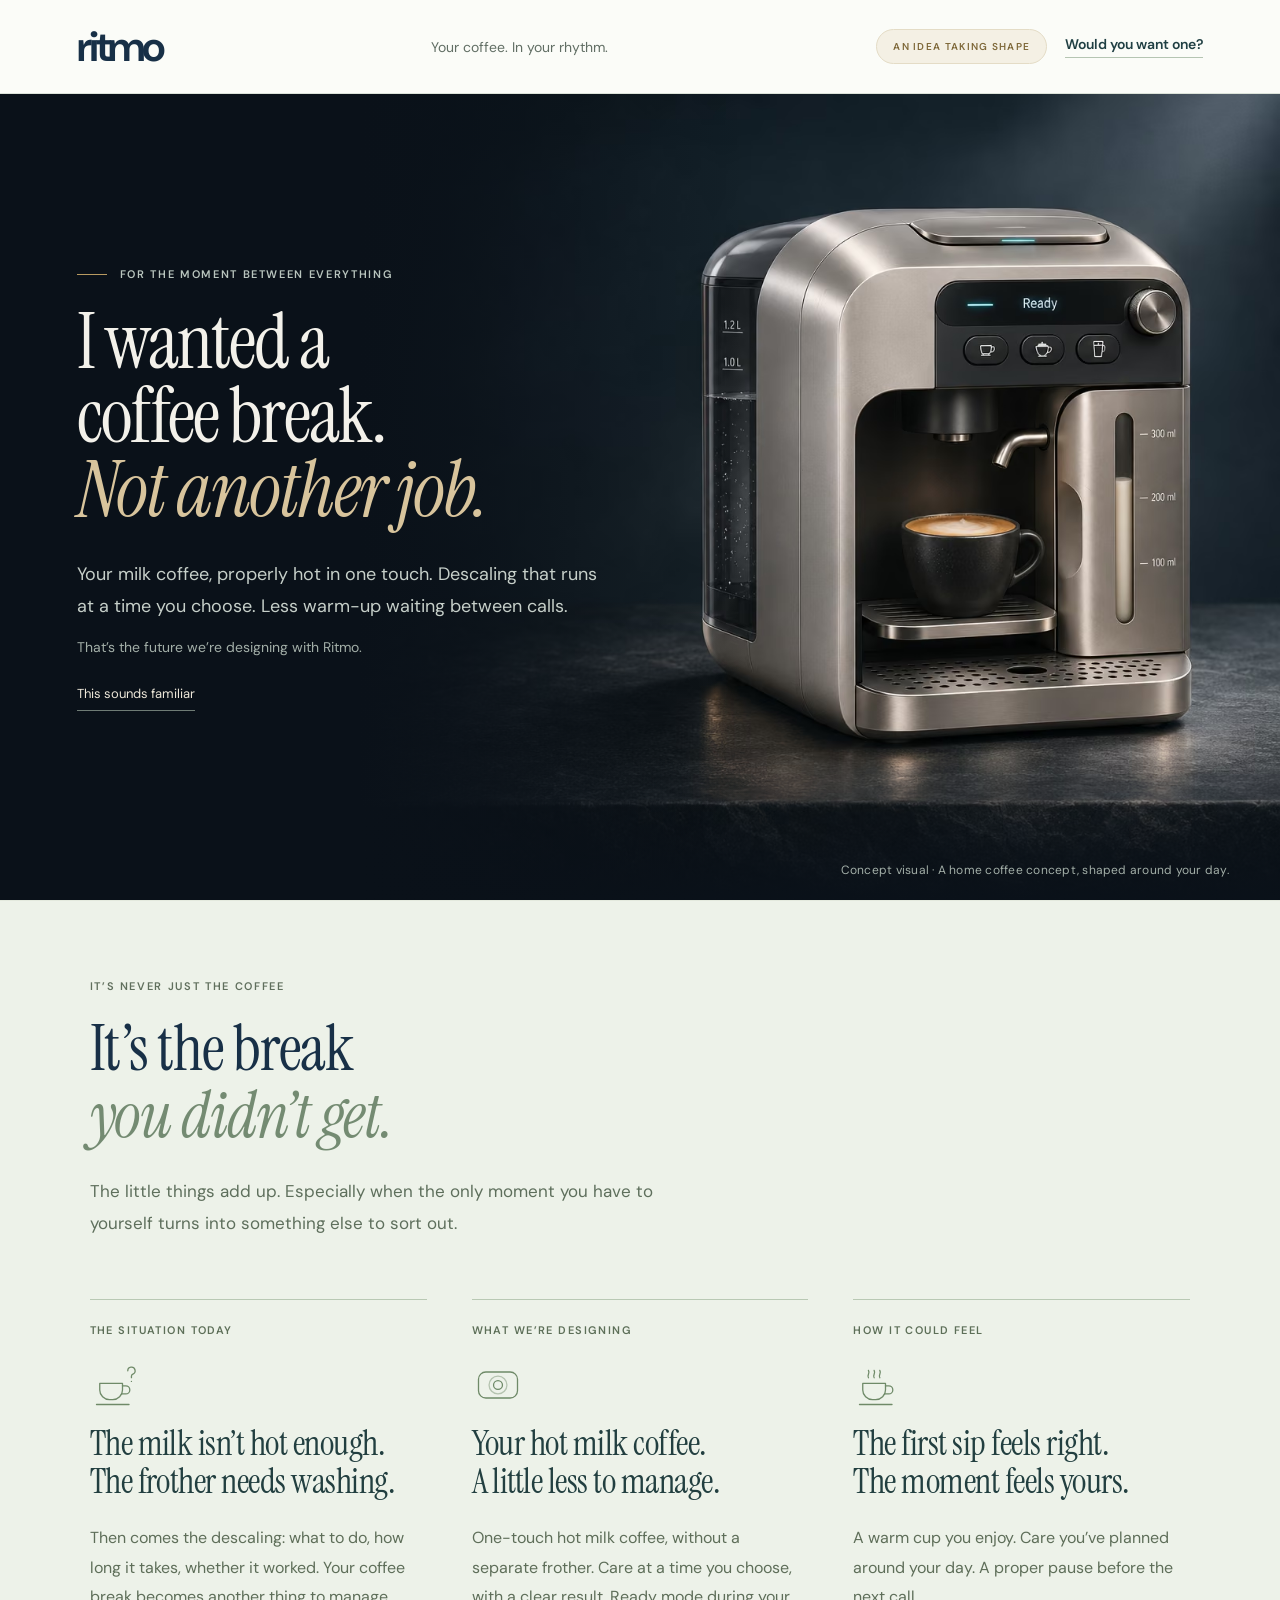
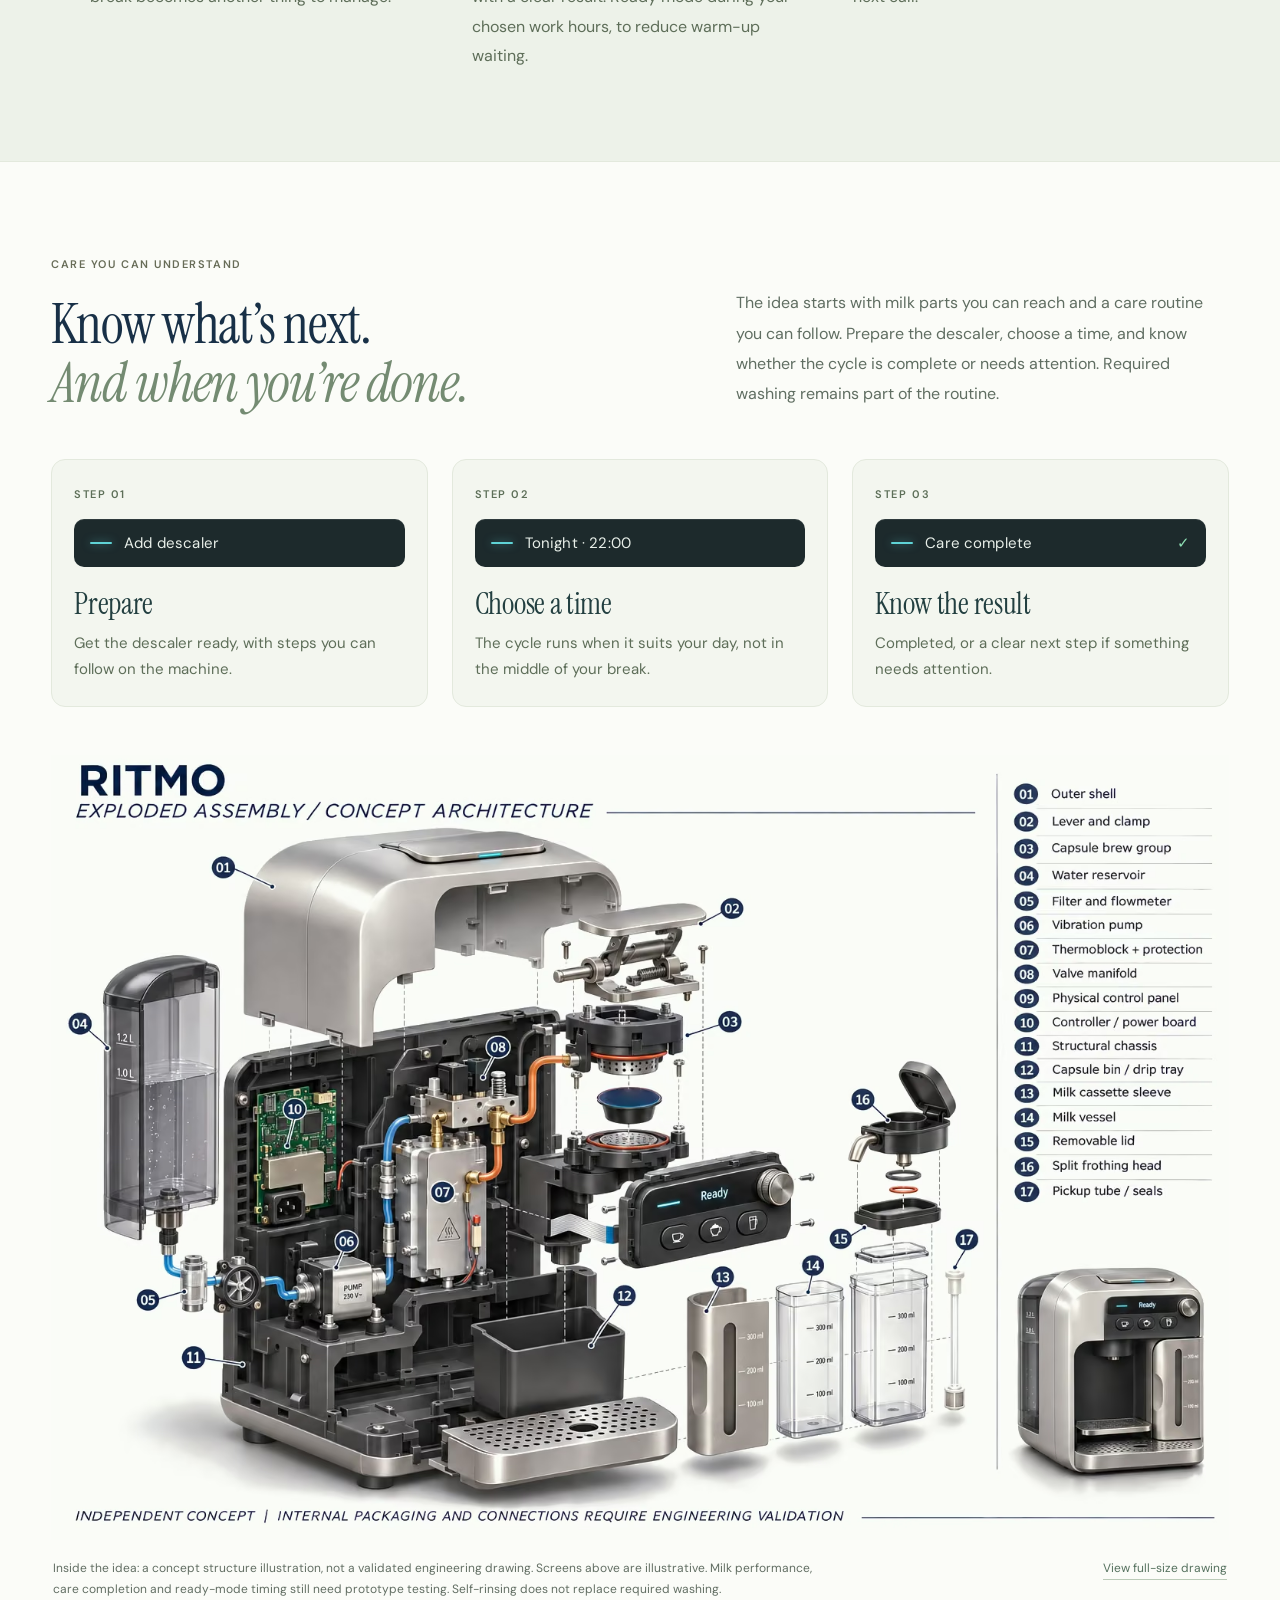
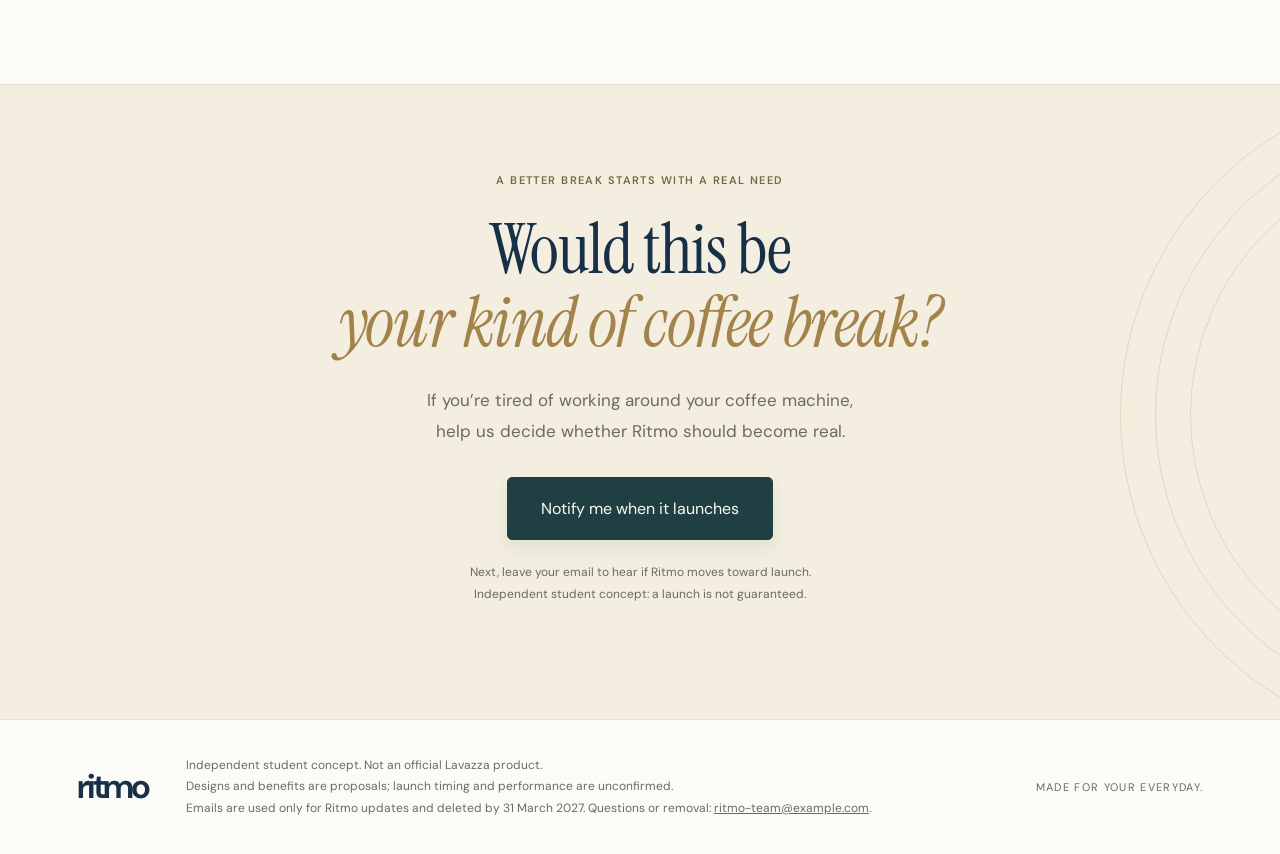
<file: index.html>
<!doctype html>
<html lang="en">
<head>
  <meta charset="utf-8">
  <meta name="viewport" content="width=device-width,initial-scale=1">
  <meta name="theme-color" content="#fbfcf8">
  <meta name="description" content="I wanted a coffee break. Not another job. Ritmo is a concept for milk coffee you love, clearer cleaning and descaling, and less waiting between calls.">
  <title>Ritmo — Your break should feel like a break.</title>
  <link rel="icon" href="favicon.svg" type="image/svg+xml">
  <link rel="stylesheet" href="styles.css">
  <link rel="stylesheet" href="bright.css">
  <script src="signup-config.js" defer></script>
  <script src="app.js" defer></script>
</head>
<body>
  <a href="#main" class="skip">Skip to content</a>
  <div class="reading-progress" aria-hidden="true"></div>
  <header class="site-header">
    <a class="wordmark" href="#" aria-label="Ritmo home">ritmo</a>
    <span class="header-note">Your coffee. In your rhythm.</span>
    <div class="header-actions">
      <span class="concept-label">AN IDEA TAKING SHAPE</span>
      <a class="header-cta" href="#launch">Would you want one?</a>
    </div>
  </header>
  <main id="main">
    <section class="hero hero-split" aria-labelledby="hero-title">
      <div class="hero-copy">
        <p class="eyebrow"><span class="fine-line" aria-hidden="true"></span>FOR THE MOMENT BETWEEN EVERYTHING</p>
        <h1 id="hero-title" data-outcomes="H1 H3">I wanted a<br>coffee break.<br><em>Not another job.</em></h1>
        <p class="hero-description" data-outcomes="H1 H2 H3">Your milk coffee, properly hot in one touch. Descaling that runs at a time you choose. Less warm-up waiting between calls.</p>
        <p class="hero-bridge">That’s the future we’re designing with Ritmo.</p>
        <a class="text-link" href="#the-idea">This sounds familiar</a>
      </div>
      <div class="hero-media"><picture><source type="image/avif" srcset="assets/ritmo-studio-800.avif 800w, assets/ritmo-studio-1536.avif 1536w" sizes="(max-width:900px) 100vw, min(72vw, 1240px)"><source type="image/webp" srcset="assets/ritmo-studio-800.webp 800w, assets/ritmo-studio-1536.webp 1536w" sizes="(max-width:900px) 100vw, min(72vw, 1240px)"><img src="assets/ritmo-studio-1536.jpg" srcset="assets/ritmo-studio-800.jpg 800w, assets/ritmo-studio-1536.jpg 1536w" sizes="(max-width:900px) 100vw, min(72vw, 1240px)" alt="Ritmo concept in brushed titanium, with an integrated milk cassette and a cup of milk coffee on a dark stone countertop." width="1536" height="1024" fetchpriority="high"></picture></div>
      <p class="hero-caption">Concept visual · A home coffee concept, shaped around your day.</p>
    </section>

    <section class="story" id="the-idea" aria-labelledby="story-title">
      <div class="story-intro reveal"><p class="eyebrow">IT’S NEVER JUST THE COFFEE</p><h2 id="story-title" data-outcomes="H1 H2 H3">It’s the break<br><em>you didn’t get.</em></h2><p>The little things add up. Especially when the only moment you have to yourself turns into something else to sort out.</p></div>
      <div class="story-blocks">
        <article class="story-block reveal" data-outcomes="H1 H2 H3"><p class="block-label">THE SITUATION TODAY</p><svg class="story-icon" viewBox="0 0 64 64" aria-hidden="true"><path d="M12 30h28v8a12 12 0 0 1-12 12h-4a12 12 0 0 1-12-12z"/><path d="M40 33h4a5 5 0 0 1 0 10h-5"/><path d="M8 56h40"/><path d="M46.5 14.5a4.5 4.5 0 1 1 6.3 4.1c-1.2.5-1.8 1.4-1.8 2.7V23"/><path d="M51 27.5v.1"/></svg><h3>The milk isn’t hot enough.<br>The frother needs washing.</h3><p>Then comes the descaling: what to do, how long it takes, whether it worked. Your coffee break becomes another thing to manage.</p></article>
        <article class="story-block reveal" data-outcomes="H1 H2 H3"><p class="block-label">WHAT WE’RE DESIGNING</p><svg class="story-icon" viewBox="0 0 64 64" aria-hidden="true"><rect x="8" y="16" width="48" height="32" rx="9"/><circle cx="32" cy="32" r="5.5"/><circle cx="32" cy="32" r="11" class="ripple"/></svg><h3>Your hot milk coffee.<br>A little less to manage.</h3><p>One-touch hot milk coffee, without a separate frother. Care at a time you choose, with a clear result. Ready mode during your chosen work hours, to reduce warm-up waiting.</p></article>
        <article class="story-block reveal" data-outcomes="H1 H2 H3"><p class="block-label">HOW IT COULD FEEL</p><svg class="story-icon" viewBox="0 0 64 64" aria-hidden="true"><path d="M12 30h28v8a12 12 0 0 1-12 12h-4a12 12 0 0 1-12-12z"/><path d="M40 33h4a5 5 0 0 1 0 10h-5"/><path d="M8 56h40"/><path d="M19 23c-2.5-3 2.5-5 0-9M26 23c-2.5-3 2.5-5 0-9M33 23c-2.5-3 2.5-5 0-9"/></svg><h3>The first sip feels right.<br>The moment feels yours.</h3><p>A warm cup you enjoy. Care you’ve planned around your day. A proper pause before the next call.</p></article>
      </div>
    </section>

    <section class="care-story" aria-labelledby="care-title">
      <div class="care-heading reveal"><div><p class="eyebrow">CARE YOU CAN UNDERSTAND</p><h2 id="care-title" data-outcomes="H1">Know what’s next.<br><em>And when you’re done.</em></h2></div><p data-outcomes="H1">The idea starts with milk parts you can reach and a care routine you can follow. Prepare the descaler, choose a time, and know whether the cycle is complete or needs attention. Required washing remains part of the routine.</p></div>
      <ol class="care-steps reveal" aria-label="How a care routine could work" data-outcomes="H1">
        <li class="care-step"><span class="step-num">STEP 01</span><div class="step-screen" aria-hidden="true"><i class="screen-line"></i>Add descaler</div><h3>Prepare</h3><p>Get the descaler ready, with steps you can follow on the machine.</p></li>
        <li class="care-step"><span class="step-num">STEP 02</span><div class="step-screen" aria-hidden="true"><i class="screen-line"></i>Tonight · 22:00</div><h3>Choose a time</h3><p>The cycle runs when it suits your day, not in the middle of your break.</p></li>
        <li class="care-step"><span class="step-num">STEP 03</span><div class="step-screen" aria-hidden="true"><i class="screen-line"></i>Care complete <span class="screen-check">✓</span></div><h3>Know the result</h3><p>Completed, or a clear next step if something needs attention.</p></li>
      </ol>
      <figure class="engineering-figure reveal"><a href="assets/ritmo-exploded-1536.jpg" target="_blank" rel="noopener" aria-label="Open the full-size Ritmo concept assembly drawing"><picture><source type="image/avif" srcset="assets/ritmo-exploded-800.avif 800w, assets/ritmo-exploded-1536.avif 1536w" sizes="(max-width:650px) 92vw, min(1250px, 92vw)"><source type="image/webp" srcset="assets/ritmo-exploded-800.webp 800w, assets/ritmo-exploded-1536.webp 1536w" sizes="(max-width:650px) 92vw, min(1250px, 92vw)"><img src="assets/ritmo-exploded-1536.jpg" srcset="assets/ritmo-exploded-800.jpg 800w, assets/ritmo-exploded-1536.jpg 1536w" sizes="(max-width:650px) 92vw, min(1250px, 92vw)" alt="Exploded Ritmo concept illustration showing the outer shell, capsule brew group, water reservoir, pump, thermoblock, controls, drip tray and detachable milk components." width="1536" height="1024" loading="lazy"></picture></a><figcaption><span>Inside the idea: a concept structure illustration, not a validated engineering drawing. Screens above are illustrative. Milk performance, care completion and ready-mode timing still need prototype testing. Self-rinsing does not replace required washing.</span><a href="assets/ritmo-exploded-1536.jpg" target="_blank" rel="noopener">View full-size drawing</a></figcaption></figure>
    </section>

    <section class="interest-section" id="launch" aria-labelledby="interest-title">
      <div class="interest-content reveal"><p class="eyebrow">A BETTER BREAK STARTS WITH A REAL NEED</p><h2 id="interest-title">Would this be<br><em>your kind of coffee break?</em></h2><p>If you’re tired of working around your coffee machine, <br>help us decide whether Ritmo should become real.</p>
        <button class="primary-cta" id="interest-button" aria-describedby="test-disclosure">Notify me when it launches</button>
        <p class="test-disclosure" id="test-disclosure">Next, leave your email to hear if Ritmo moves toward launch. <br>Independent student concept: a launch is not guaranteed.</p>
        <p class="interest-status" id="interest-status" role="status" aria-live="polite"></p>
      </div>
      <div class="interest-orbits" aria-hidden="true"><i></i><i></i><i></i></div>
    </section>
  </main>
  <footer><a class="wordmark" href="#" aria-label="Back to top">ritmo</a><p>Independent student concept. Not an official Lavazza product.<br>Designs and benefits are proposals; launch timing and performance are unconfirmed.<br><span id="footer-privacy">Emails are used only for Ritmo updates and deleted when the project ends.</span></p><span>MADE FOR YOUR EVERYDAY.</span></footer>

  <dialog id="thanks-dialog" aria-labelledby="signup-title"><button class="dialog-close" id="dialog-close" aria-label="Close">×</button>
    <div class="dialog-step" id="step-email">
      <p class="eyebrow">ONE LAST STEP</p><h2 id="signup-title" tabindex="-1">Here’s to<br><em>a better break.</em></h2><p>Leave your email and we’ll let you know if Ritmo moves toward launch.</p>
      <form id="signup-form" class="signup-form" novalidate>
        <label class="field-label" for="signup-email">Email address</label>
        <input class="field-input" id="signup-email" name="email" type="email" inputmode="email" autocomplete="email" maxlength="254" placeholder="you@example.com" required aria-describedby="signup-status">
        <div class="hp-field" aria-hidden="true"><label>Company <input name="company" type="text" tabindex="-1" autocomplete="off"></label></div>
        <label class="consent"><input id="signup-consent" type="checkbox" required><span id="consent-text">I agree that the Ritmo student team may email me about Ritmo’s progress.</span></label>
        <button type="submit" class="primary-cta signup-submit" id="signup-submit">Notify me</button>
        <p class="form-status" id="signup-status" role="status" aria-live="polite"></p>
      </form>
    </div>
    <div class="dialog-step" id="step-feedback" hidden>
      <p class="eyebrow">YOU’RE ON THE LIST</p><h2 id="feedback-title" tabindex="-1">Thank you.<br><em>Here’s to a better break.</em></h2><p>One optional question: <strong id="pain-question">which part speaks to you most?</strong></p>
    <fieldset class="pain-options" aria-labelledby="pain-question">
      <label class="pain-option"><input type="radio" name="pain" value="H1"><span>Less descaling and cleaning guesswork</span><i class="pain-mark" aria-hidden="true"></i></label>
      <label class="pain-option"><input type="radio" name="pain" value="H2"><span>Properly hot, one-touch milk coffee</span><i class="pain-mark" aria-hidden="true"></i></label>
      <label class="pain-option"><input type="radio" name="pain" value="H3"><span>Less warm-up waiting between calls</span><i class="pain-mark" aria-hidden="true"></i></label>
    </fieldset>
    <div class="pain-response" id="pain-response" role="status"><span class="response-kicker" id="response-kicker"></span><h3 id="response-title"></h3><p id="response-copy"></p></div>
    <p class="dialog-note">This question is optional. You can close this window whenever you like.</p>
    </div></dialog>

  <aside class="demo-panel" id="demo-panel" aria-labelledby="demo-title" hidden><div class="demo-top"><strong id="demo-title">In-person research</strong><button id="collapse-demo" aria-label="Collapse research panel">−</button></div><div id="demo-body"><p>Full-page product studio · v7 · emails go to the Google Sheet</p><p id="endpoint-status"></p><div class="demo-metrics"><div><strong id="shown-count">0</strong><span>Shown</span></div><div><strong id="click-count">0</strong><span>Clicked</span></div><div><strong id="signup-count">0</strong><span>Left email</span></div><div><strong id="rate-count">—</strong><span>Email rate</span></div></div><p id="participant-status">Start a participant before presenting.</p><button id="next-participant">Start next participant</button><button id="export-results">Export anonymous results</button><p>Start each participant to include non-clickers. Metrics on this panel count this device and v7 only; the Google Sheet holds every device. The export never contains email addresses. Feedback is optional and follows a saved email.</p><details><summary>Claim-to-outcome check</summary><p>H1 · Less cleaning and descaling effort and uncertainty.<br>H2 · Preferred milk coffee with less effort.<br>H3 · Less waiting between tasks.</p><p>Headline: H1 + H3. Hero promise and three story blocks: H1 + H2 + H3. Care heading and care steps: H1. Optional feedback: H1, H2 or H3, collected only after a saved email. Closing experience: H1 + H2 + H3. All benefits are design intentions.</p></details></div></aside>
</body>
</html>
</file>
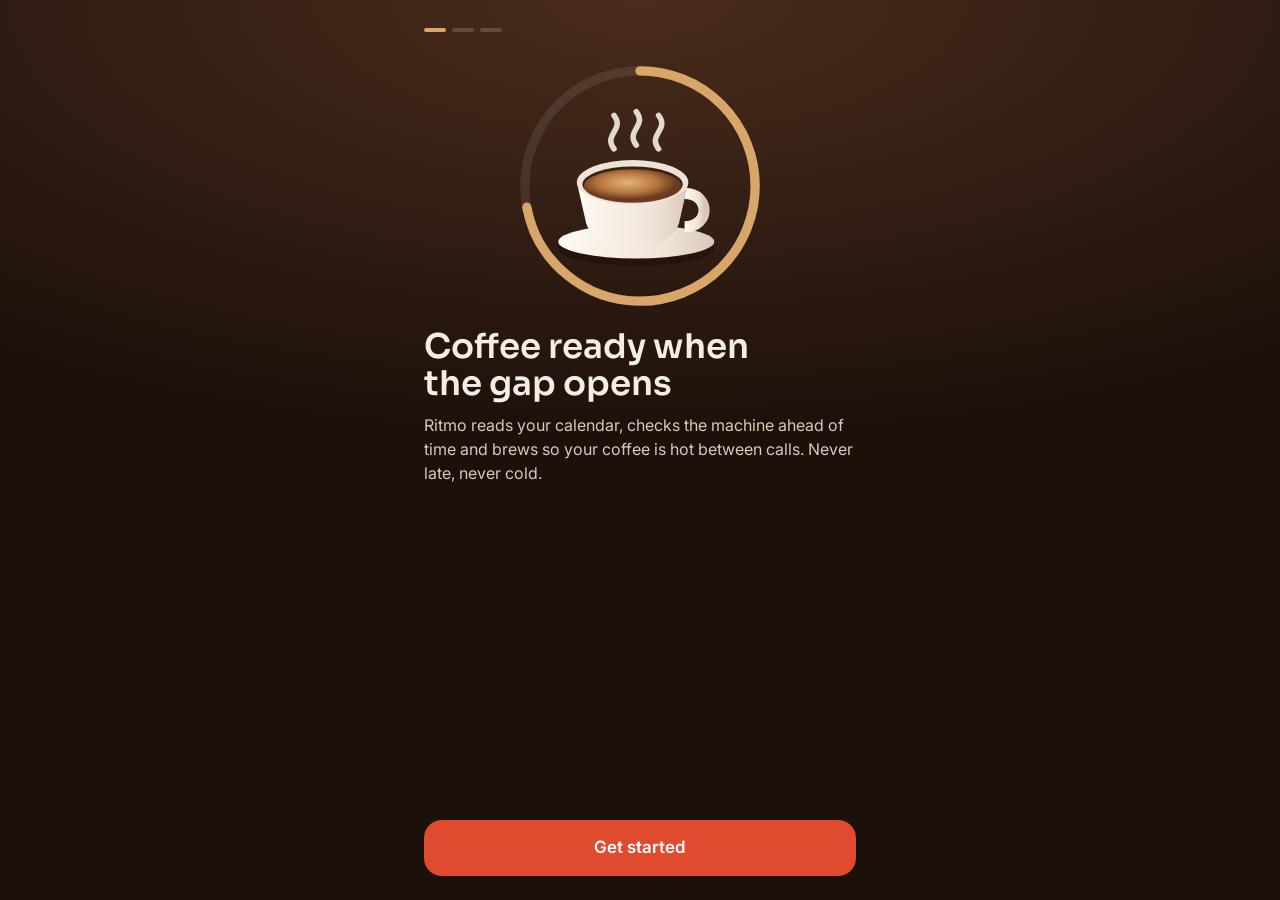
<file: app/index.html>
<!DOCTYPE html>
<html lang="en">
<head>
<meta charset="utf-8">
<meta name="viewport" content="width=device-width, initial-scale=1, viewport-fit=cover">
<meta name="theme-color" content="#1c100b">
<meta name="apple-mobile-web-app-capable" content="yes">
<meta name="apple-mobile-web-app-status-bar-style" content="black-translucent">
<meta name="description" content="Ritmo plans your coffee into the gaps between calls, so it is hot when you are free.">
<link rel="manifest" href="manifest.webmanifest">
<link rel="apple-touch-icon" href="icon-180.png">
<title>Ritmo</title>
<link href="https://fonts.googleapis.com/css2?family=Sora:wght@400;600;700&family=Inter:wght@400;500;600&display=swap" rel="stylesheet">
<style>
/* VOICE: a premium coffee product: warm, unhurried, exact
   IDEA: a café's pass: one cup under a light, timed to the second
   PICTURE: espresso card with a live cup and a ring for brew progress or temperature
   COLOUR and TYPE: roast brown and warm white, crema tones, tomato accent; Sora numerals + Inter
   LAYOUT: one column, max 480px, sticky tab bar, safe-area padding */
:root{color-scheme:light dark;
--bg:light-dark(#ffffff,#110a07);--bg2:light-dark(#f5f0eb,#1d130e);--ink:light-dark(#1f1510,#f4ece4);--mut:light-dark(#7d6d62,#a89587);
--line:light-dark(#ebe3db,#2e221b);--roast:#1c100b;--roast2:#2e1b12;--crema:#d9a66a;--foam:#f6ede3;
--acc:#e04a2f;--ok:light-dark(#11795c,#3cbf93);--okl:#5fd3a8;--warn:#e3a04a}
:root[data-theme=light]{color-scheme:light}:root[data-theme=dark]{color-scheme:dark}
*{box-sizing:border-box;min-width:0;-webkit-tap-highlight-color:transparent}
html,body{height:100%}
body{margin:0;background:var(--roast);color:var(--ink);font:16px/1.5 Inter,system-ui,sans-serif;overflow-x:clip}
h1,h2,h3{font-family:Sora,Inter,sans-serif;margin:0;line-height:1.1;text-wrap:balance;font-weight:600}
button,input,select{font:inherit;color:inherit}
button{cursor:pointer;border:0;border-radius:14px;min-height:44px;padding:0 16px;background:none}
button:focus-visible,input:focus-visible,label:focus-within{outline:3px solid #ff9c84;outline-offset:2px}
button:disabled{opacity:.4;cursor:not-allowed}
.app{max-width:480px;margin:0 auto;min-height:100dvh;background:var(--bg);display:flex;flex-direction:column;position:relative}
.sbar{display:flex;justify-content:space-between;align-items:center;padding:calc(env(safe-area-inset-top) + 10px) 18px 4px;position:sticky;top:0;background:var(--bg);z-index:3}
.logo{padding:0;min-height:40px;font:600 20px Sora,sans-serif;display:flex;gap:9px;align-items:center;letter-spacing:-.01em}
.logo svg{width:28px;height:28px}
.sync{font-size:13px;color:var(--mut);padding:0 2px;min-height:40px}
.view{flex:1;padding:6px 18px 28px;animation:fade .25s ease}
@keyframes fade{from{opacity:.4}to{opacity:1}}
.nav{display:flex;border-top:1px solid var(--line);background:var(--bg);position:sticky;bottom:0;padding-bottom:env(safe-area-inset-bottom);z-index:3}
.nav button{flex:1;color:var(--mut);border-radius:0;min-height:60px;font-size:12px;font-weight:600;display:grid;place-items:center;padding:6px 0}
.nav svg{width:22px;height:22px}.nav button[aria-current=true]{color:var(--ink)}.nav button[aria-current=true] svg{color:var(--acc)}
.hd{display:flex;justify-content:space-between;align-items:center;margin:8px 0 16px;gap:10px}
.hd h2{font-size:30px}.hd small{display:block;color:var(--mut);font-size:14px;margin-top:4px}
.chip{font-size:13px;font-weight:600;padding:0 12px;min-height:34px;border-radius:99px;background:var(--bg2);white-space:nowrap;display:inline-flex;align-items:center;gap:6px}
.chip .dot{width:8px;height:8px;border-radius:50%;background:var(--ok)}.chip.off .dot{background:var(--warn)}.chip.demo{background:var(--acc);color:#fff}
/* hero */
.hero{position:relative;border-radius:28px;padding:18px 18px 20px;margin-bottom:22px;color:var(--foam);overflow:hidden;
  background:radial-gradient(120% 90% at 20% 0%,#4a2c1c 0%,var(--roast2) 45%,var(--roast) 100%);box-shadow:0 18px 40px -18px #1c100b99}
.hero .grid{display:grid;grid-template-columns:138px minmax(0,1fr);gap:14px;align-items:center}
@media(max-width:350px){.hero .grid{grid-template-columns:minmax(0,1fr)}.hero .cup{justify-self:center}}
.hero .cup svg{width:138px;height:138px;display:block}
.hero .k{font-size:14px;color:#d8c2b0}.hero .k b{color:var(--crema);font-weight:600}
.hero h3{font:600 clamp(40px,12vw,52px)/1 Sora,sans-serif;margin:6px 0 6px;font-variant-numeric:tabular-nums;letter-spacing:-.02em}
.hero h3 small{font-size:16px;font-weight:400;color:#d8c2b0;margin-left:6px;letter-spacing:0}
.hero p{margin:0;font-size:15px;color:#eadbcd}
.hero .acts{display:flex;gap:8px;flex-wrap:wrap;margin-top:16px}
.hero .why{margin-top:14px;padding-top:12px;border-top:1px solid #ffffff1c;display:flex;gap:6px;flex-wrap:wrap}
.tag{font-size:13px;padding:4px 10px;border-radius:99px;background:#ffffff14;color:#f0e2d4;white-space:nowrap}
.tag.bad{background:#e04a2f33;color:#ffc2b5}.tag.good{background:#3cbf9326;color:#b8f0da}
.btn{background:var(--foam);color:var(--roast);font-weight:600}
.btn2{box-shadow:inset 0 0 0 1.5px #ffffff55;color:var(--foam);font-weight:600}
.btn.red{background:var(--acc);color:#fff}
.b1{background:var(--ink);color:var(--bg);font-weight:600}
.b2{box-shadow:inset 0 0 0 1.5px var(--line);font-weight:600}
.big{width:100%;background:var(--acc);color:#fff;font-weight:600;font-size:17px;min-height:56px;border-radius:18px}
.ghost{width:100%;background:var(--bg2);font-weight:600}
/* timeline */
.sec{font-size:18px;margin:0 0 4px;display:flex;justify-content:space-between;align-items:baseline}.sec span{font:400 13px Inter;color:var(--mut)}
.tl{list-style:none;margin:0 0 0 6px;padding:0;position:relative}
.tl::before{content:"";position:absolute;left:52px;top:8px;bottom:8px;width:2px;background:var(--line)}
.tl>li{display:grid;grid-template-columns:46px 16px minmax(0,1fr);gap:8px;align-items:start;padding:7px 0;position:relative}
.tl time{font:600 14px Sora,sans-serif;font-variant-numeric:tabular-nums;white-space:nowrap;padding-top:9px}
.tl .pin{width:12px;height:12px;border-radius:50%;margin:12px 0 0 1px;background:var(--bg);box-shadow:inset 0 0 0 2px var(--line);z-index:1}
.tl .busy{background:var(--bg2);border-radius:12px;padding:8px 12px;font-size:14px;color:var(--mut)}
.tl li.now .pin{background:var(--acc);box-shadow:0 0 0 4px #e04a2f33}
.tl li.past{opacity:.5}
.tl .cof{border-radius:14px;padding:8px 12px;box-shadow:inset 0 0 0 1.5px var(--line);display:block;width:100%;text-align:left;min-height:0}
.tl .cof.on{background:linear-gradient(135deg,#2e1b12,#4a2c1c);color:var(--foam);box-shadow:none}
.tl .cof b{font-size:15px;font-weight:600}.tl .cof small{display:block;font-size:13px;opacity:.75}
.tl li.c .pin{background:var(--crema);box-shadow:none}.tl li.c.offc .pin{background:var(--bg);box-shadow:inset 0 0 0 2px var(--crema)}
.st{font-size:12px;font-weight:600;padding:1px 8px;border-radius:99px;background:#ffffff1f;margin-left:6px;white-space:nowrap}
.cof:not(.on) .st{background:var(--bg2)}
.edit{grid-column:3;background:var(--bg2);border-radius:14px;padding:12px;margin-top:-2px}
.edit .row{display:flex;gap:6px;flex-wrap:wrap;align-items:center}.edit+.edit{margin-top:8px}
.seg{display:flex;gap:6px;flex-wrap:wrap}
.seg button{min-height:38px;padding:0 12px;border-radius:99px;background:var(--bg);font-size:14px;font-weight:600;box-shadow:inset 0 0 0 1.5px var(--line)}
.seg button[aria-pressed=true]{background:var(--ink);color:var(--bg);box-shadow:none}
.stats{display:grid;grid-template-columns:repeat(4,minmax(0,1fr));gap:8px;margin:20px 0 14px}
.stats div{background:var(--bg2);border-radius:16px;padding:12px 10px}.stats b{font:600 24px/1 Sora,sans-serif;display:block}.stats span{font-size:12px;color:var(--mut);line-height:1.25;display:block;margin-top:6px}
/* cards & settings */
.card{background:var(--bg2);border-radius:20px;padding:16px;margin-bottom:12px}
.card h3{font-size:17px;margin-bottom:6px}.card p{margin:0;font-size:14px;color:var(--mut)}
.set{display:flex;justify-content:space-between;align-items:center;gap:12px;padding:12px 0;border-bottom:1px solid var(--line)}
.set:last-child{border:0;padding-bottom:2px}.set:first-child{padding-top:2px}.set b{display:block;font-size:15px;font-weight:600}.set span{font-size:13px;color:var(--mut)}
.set.col{flex-direction:column;align-items:stretch}
.step{display:flex;align-items:center;gap:4px;flex:none}.step button{min-width:42px;padding:0;background:var(--bg);font-size:20px}
.step output{min-width:58px;text-align:center;font-weight:600;font-variant-numeric:tabular-nums}
.sw{width:52px;min-height:32px;height:32px;padding:0;border-radius:99px;background:var(--line);position:relative;flex:none}
.sw::after{content:"";position:absolute;top:3px;left:3px;width:26px;height:26px;border-radius:50%;background:#fff;transition:left .2s;box-shadow:0 1px 3px #0003}
.sw[aria-pressed=true]{background:var(--ok)}.sw[aria-pressed=true]::after{left:23px}
.week{display:grid;grid-template-columns:repeat(7,minmax(0,1fr));gap:6px;margin-top:8px}
.week button{min-height:52px;padding:0;border-radius:12px;background:var(--bg);font-size:13px;font-weight:600;display:grid;place-items:center;line-height:1.1}
.week button small{font-size:11px;font-weight:500;color:var(--mut)}.week button.home{background:var(--ink);color:var(--bg)}.week button.home small{color:inherit;opacity:.7}
.lvl{display:grid;grid-template-columns:96px minmax(0,1fr) auto;gap:10px;align-items:center;font-size:14px;padding:6px 0}
.bar{height:8px;border-radius:9px;background:var(--line);overflow:hidden}.bar i{display:block;height:100%;background:var(--ok)}.bar i.lo{background:var(--acc)}
.mstage{border-radius:28px;padding:16px;margin-bottom:14px;color:var(--foam);background:radial-gradient(100% 80% at 50% 0%,#4a2c1c,var(--roast))}
.mstage .top{display:flex;justify-content:space-between;align-items:center}.mstage svg{display:block;margin:4px auto 0;width:200px;height:200px}
.mstage .seg button{background:#ffffff14;box-shadow:none;color:var(--foam)}.mstage .seg button[aria-pressed=true]{background:var(--foam);color:var(--roast)}
.err{font-size:14px;background:light-dark(#fde8e3,#3a1a12);color:light-dark(#8f2414,#ffb4a3);padding:10px 12px;border-radius:12px;margin:8px 0}
.priv{font-size:13px;color:var(--mut);margin:12px 2px}
.busyed{list-style:none;padding:0;margin:0 0 8px}.busyed li{display:flex;justify-content:space-between;align-items:center;padding:2px 0;border-bottom:1px solid var(--line);font-variant-numeric:tabular-nums}
.busyed button{color:var(--acc);font-weight:600;padding:0 6px}
.addb{display:grid;grid-template-columns:minmax(0,1fr) minmax(0,1fr) auto;gap:8px;align-items:end}
.addb label{font-size:13px;color:var(--mut)}.addb input{width:100%;min-height:44px;font-size:16px;border:1px solid var(--line);border-radius:12px;padding:0 8px;background:var(--bg)}
.file{display:flex;align-items:center;justify-content:center;min-height:48px;border-radius:14px;background:var(--bg);font-weight:600;cursor:pointer;box-shadow:inset 0 0 0 1.5px var(--line)}
.file input{position:absolute;opacity:0;width:1px;height:1px}
.log{list-style:none;margin:0;padding:0;font-size:14px}.log li{display:flex;gap:10px;padding:7px 0;border-bottom:1px solid var(--line)}.log time{font-weight:600;color:var(--acc);flex:none;font-variant-numeric:tabular-nums}
/* banner */
.banner{position:fixed;left:50%;width:min(456px,calc(100% - 24px));top:calc(env(safe-area-inset-top) + 8px);background:var(--roast);color:var(--foam);border-radius:20px;padding:12px 14px;font-size:15px;box-shadow:0 16px 40px #0007;transform:translate(-50%,-160%);transition:transform .35s cubic-bezier(.2,.8,.2,1);z-index:9}
.banner:not(.show){visibility:hidden;transition:transform .35s,visibility 0s .35s}.banner.show{transform:translate(-50%,0)}
.banner b{display:block;font-size:12px;color:var(--crema);margin-bottom:2px;font-weight:600}
.banner .row{display:flex;gap:8px;margin-top:10px;flex-wrap:wrap}.banner button{min-height:38px;background:#ffffff1f;font-weight:600;font-size:14px}.banner button:first-child{background:var(--foam);color:var(--roast)}
/* onboarding */
.onb{position:fixed;inset:0;z-index:8;overflow-y:auto;background:radial-gradient(120% 70% at 50% 0%,#4a2c1c,var(--roast) 70%);color:var(--foam)}
.onb>div{max-width:480px;margin:auto;min-height:100%;padding:calc(env(safe-area-inset-top) + 28px) 24px calc(env(safe-area-inset-bottom) + 24px);display:flex;flex-direction:column}
.onb h2{font-size:34px;margin:8px 0 10px}.onb p{color:#dcc8b7;margin:0 0 16px}
.onb .dots{display:flex;gap:6px;margin-bottom:12px}.onb .dots i{width:22px;height:4px;border-radius:4px;background:#ffffff2a}.onb .dots i.on{background:var(--crema)}
.onb .card{background:#ffffff10;color:var(--foam)}.onb .card p,.onb .set span{color:#cdb7a5}.onb .set{border-color:#ffffff18}
.onb .step button,.onb .week button,.onb .seg button,.onb .file,.onb .addb input{background:#ffffff14;color:var(--foam);box-shadow:none;border-color:#ffffff22}
.onb .week button.home,.onb .seg button[aria-pressed=true]{background:var(--foam);color:var(--roast)}
.onb .pick{display:flex;align-items:center;gap:14px;width:100%;text-align:left;background:#ffffff10;border-radius:18px;padding:14px 16px;margin-bottom:10px;min-height:64px}
.onb .pick b{display:block;font-size:16px}.onb .pick small{color:#cdb7a5;font-size:13px}.onb .pick svg{flex:none;width:28px;height:28px;color:var(--crema)}
.onb .priv{color:#bfa898}.onb .busyed li{border-color:#ffffff18}
.onb .foot{margin-top:auto;padding-top:18px;display:grid;gap:8px}
.onb .ghost{background:#ffffff12;color:var(--foam)}
.onb .heroimg{display:flex;justify-content:center;margin:12px 0 4px}.onb .heroimg svg{width:min(260px,70vw);height:auto}
/* demo */
.demo{background:var(--roast);color:var(--foam);padding:10px 18px;display:grid;gap:8px;position:sticky;top:54px;z-index:2}
.demo .row{display:flex;gap:6px;flex-wrap:wrap}.demo .row button{background:#ffffff14;font-size:13px;font-weight:600;min-height:38px;padding:0 11px}
.demo .row button[aria-pressed=true]{background:var(--foam);color:var(--roast)}.demo .go{background:var(--acc)!important;color:#fff}
.demo output{font:600 28px/1 Sora,sans-serif;font-variant-numeric:tabular-nums;margin-right:auto}
.demo .top{display:flex;align-items:center;gap:8px}.demo summary{cursor:pointer;font-size:14px;color:#d8c4b4;min-height:32px;display:flex;align-items:center}
@keyframes rise{0%{opacity:0;transform:translateY(8px)}40%{opacity:.9}100%{opacity:0;transform:translateY(-14px)}}
.steam path{animation:rise 2.6s infinite ease-out}.steam path:nth-child(2){animation-delay:.8s}.steam path:nth-child(3){animation-delay:1.6s}
@keyframes pour{to{stroke-dashoffset:-24}}.pour{animation:pour .6s linear infinite}
@keyframes glow{50%{opacity:.55}}.glow{animation:glow 1.6s ease-in-out infinite}
@media(prefers-reduced-motion:reduce){*{transition:none!important;animation:none!important}}
</style>
</head>
<body>
<div class="app">
  <header class="sbar">
    <button class="logo" id="logo" aria-label="Ritmo"><svg viewBox="0 0 64 64" aria-hidden="true"><circle cx="32" cy="32" r="30" fill="#e04a2f"/><path d="M19 27h24v9a10 10 0 0 1-10 10h-4a10 10 0 0 1-10-10z" fill="#fff"/><path d="M43 30h3a4 4 0 0 1 0 8h-3" stroke="#fff" stroke-width="3" fill="none"/><path d="M27 18c-2 3 2 4 0 7M35 18c-2 3 2 4 0 7" stroke="#fff" stroke-width="2.5" fill="none" stroke-linecap="round"/></svg>Ritmo</button>
    <button class="sync" id="sync" data-a="syncbar"></button>
  </header>
  <div id="demo"></div>
  <main class="view" id="view"></main>
  <nav class="nav" id="nav"></nav>
</div>
<div class="banner" id="ban" role="status" aria-live="polite"></div>
<div id="onb"></div>

<script>
{
/* ================= constants & helpers ================= */
const KEY='ritmo.app.v2',STEP=15,HEAT=60,H=3600,M=60;
const DR={ristretto:{n:'Ristretto',brew:20,water:5,tau:11,fill:.3},espresso:{n:'Espresso',brew:30,water:7,tau:14,fill:.45},lungo:{n:'Lungo',brew:50,water:12,tau:18,fill:.65},americano:{n:'Americano',brew:90,water:24,tau:26,fill:.85}};
const PEND=['planned','checked','alert'],LIVE=['heating','brewing','ready','held'],DONE=['collected','cold','skipped','passed'];
const $=id=>document.getElementById(id);
const pad=n=>String(n).padStart(2,'0');
const fmt=s=>{const m=Math.floor(s/60);return pad(Math.floor(m/60)%24)+':'+pad(m%60)};
const dur=s=>{const m=Math.round(s/60);return m>=60?Math.floor(m/60)+' h'+(m%60?' '+m%60+' min':''):m+' min'};
const esc=s=>String(s).replace(/[&<>"']/g,c=>'&#'+c.charCodeAt(0)+';');
const dayKey=d=>d.getFullYear()+'-'+pad(d.getMonth()+1)+'-'+pad(d.getDate());
const nowSec=()=>{const d=new Date();return d.getHours()*H+d.getMinutes()*M+d.getSeconds()};
const cap=s=>s.charAt(0).toUpperCase()+s.slice(1);
const WD=['Sun','Mon','Tue','Wed','Thu','Fri','Sat'],TYPES={home:'Home day',office:'Office day',off:'Day off'};
const SAMPLE=[[9,9.5],[9.5,10.5],[10+40/60,11.5],[11.5,12],[13,14],[14,14.75],[15,16]].map(([s,e])=>({s:Math.round(s*H),e:Math.round(e*H)}));
const SRV={google:{server:'Google Calendar',tool:'list_events',name:'Google Calendar'},outlook:{server:'Microsoft 365',tool:'outlook_calendar_search',name:'Outlook'}};
const inClaude=typeof window.claude!=='undefined';
const ICON={today:'<path d="M4 6h16v14H4zM4 10h16M8 3v5M16 3v5" fill="none" stroke="currentColor" stroke-width="2" stroke-linejoin="round"/>',
  machine:'<path d="M6 3h12v18H6zM9 7h6M9 13h6v5H9z" fill="none" stroke="currentColor" stroke-width="2" stroke-linejoin="round"/>',
  routine:'<circle cx="12" cy="12" r="8" fill="none" stroke="currentColor" stroke-width="2"/><path d="M12 7v5l3 2" fill="none" stroke="currentColor" stroke-width="2" stroke-linecap="round"/>'};

/* ================= state ================= */
const baseSet=()=>({max:3,start:8.5*H,cutoff:15*H,end:18*H,spacing:90,walk:2,drink:'espresso',auto:true,heads:true,notif:false,week:['off','home','home','home','home','home','off']});
const baseMach=()=>({water:70,bin:4,binMax:10,descale:38,pod:true,cup:true,state:'standby'});
const dayState=()=>({date:dayKey(new Date()),type:null,plan:[],log:[],k:{onTime:0,cold:0,held:0,saved:0},over:null,paused:false,seq:0,open:null,forget:false,manual:[]});
const fresh=()=>Object.assign({onb:0,src:null,set:baseSet(),m:baseMach(),busy:[],busyDate:null,ics:null,sync:{},t:nowSec(),tab:'today',demo:false},dayState());
function load(){try{const r=JSON.parse(localStorage.getItem(KEY));if(r&&r.set&&r.set.week)return Object.assign(fresh(),r,{demo:false})}catch(e){}return null}
function save(){if(S.demo)return;try{localStorage.setItem(KEY,JSON.stringify(Object.assign({},REAL,{confirmReset:false,open:null})))}catch(e){}}
let REAL=load()||fresh(),S=REAL,mcp=null,banT,syncing=false;

/* ================= calendar → busy blocks ================= */
function merge(list){const o=list.filter(b=>b.e>b.s).sort((a,b)=>a.s-b.s),m=[];for(const b of o){const l=m[m.length-1];if(l&&b.s<=l.e)l.e=Math.max(l.e,b.e);else m.push({s:b.s,e:b.e})}return m}
function busyNow(){if(S.demo)return S.busy;const today=dayKey(new Date());
  if(S.src==='manual')return merge(S.manual);
  if(S.src==='ics')return S.ics?icsBusy(S.ics.ev,new Date()):[];
  if(SRV[S.src])return S.busyDate===today?S.busy:[];
  return []}
/* .ics: VEVENTs with DAILY/WEEKLY recurrence, EXDATE and moved instances */
function icsParse(text){const lines=text.replace(/\r\n[ \t]/g,'').replace(/\n[ \t]/g,'').split(/\r?\n/),ev=[];let cur=null;
  const pd=(v,p)=>{const m=v.match(/^(\d{4})(\d\d)(\d\d)(?:T(\d\d)(\d\d)(\d\d)?(Z)?)?$/);if(!m)return null;if(!m[4])return{allDay:true};
    const a=[+m[1],+m[2]-1,+m[3],+m[4],+m[5],+(m[6]||0)];return{t:(m[7]?Date.UTC(...a):new Date(...a).getTime())}};
  for(const raw of lines){const i=raw.indexOf(':');if(i<0)continue;const head=raw.slice(0,i),val=raw.slice(i+1).trim(),name=head.split(';')[0].toUpperCase();
    if(raw.startsWith('BEGIN:VEVENT')){cur={ex:[]};continue}
    if(raw.startsWith('END:VEVENT')){if(cur&&cur.s&&!cur.allDay&&!cur.skip){if(!cur.e)cur.e=cur.s+(cur.d||H);ev.push({s:cur.s,e:cur.e,r:cur.r||null,ex:cur.ex,u:cur.u||'',rid:cur.rid||null})}cur=null;continue}
    if(!cur)continue;
    if(name==='DTSTART'){const d=pd(val);if(d&&d.allDay)cur.allDay=true;else if(d)cur.s=d.t}
    else if(name==='DTEND'){const d=pd(val);if(d&&d.t)cur.e=d.t}
    else if(name==='DURATION'){const m=val.match(/P(?:(\d+)D)?(?:T(?:(\d+)H)?(?:(\d+)M)?)?/);if(m)cur.d=((+m[1]||0)*24*H+(+m[2]||0)*H+(+m[3]||0)*M)*1000}
    else if(name==='RRULE')cur.r=val;
    else if(name==='EXDATE')val.split(',').forEach(x=>{const d=pd(x.trim());if(d&&d.t)cur.ex.push(dayKey(new Date(d.t)))});
    else if(name==='UID')cur.u=val;
    else if(name==='RECURRENCE-ID'){const d=pd(val);if(d&&d.t)cur.rid=dayKey(new Date(d.t))}
    else if(name==='STATUS'&&/CANCELLED/i.test(val))cur.skip=true;
    else if(name==='TRANSP'&&/TRANSPARENT/i.test(val))cur.skip=true}
  const cutoff=Date.now()-30*864e5;return ev.filter(e=>e.r||e.e>cutoff).slice(0,3000)}
function icsBusy(ev,date){const key=dayKey(date),d0=new Date(date.getFullYear(),date.getMonth(),date.getDate()).getTime(),out=[];
  const moved=new Set(ev.filter(e=>e.rid).map(e=>e.u+'|'+e.rid));
  const secOf=t=>{const d=new Date(t);return d.getHours()*H+d.getMinutes()*M};
  for(const e of ev){const len=e.e-e.s,sd=new Date(e.s),sk=dayKey(sd);
    if(!e.r){if(sk===key)out.push({s:secOf(e.s),e:secOf(e.s)+len/1000});continue}
    if(key<sk||e.ex.includes(key)||moved.has(e.u+'|'+key))continue;
    const R={};e.r.split(';').forEach(p=>{const [k,v]=p.split('=');R[k]=v});
    const iv=+(R.INTERVAL||1),byday=(R.BYDAY||'').split(',').filter(Boolean).map(x=>['SU','MO','TU','WE','TH','FR','SA'].indexOf(x.slice(-2)));
    if(R.UNTIL){const u=R.UNTIL.slice(0,8);if(key.replace(/-/g,'')>u)continue}
    const s0=new Date(sd.getFullYear(),sd.getMonth(),sd.getDate()).getTime(),days=Math.round((d0-s0)/864e5);
    const hit=(n)=>{const dd=new Date(s0+n*864e5);if(R.FREQ==='DAILY')return n%iv===0;
      if(R.FREQ==='WEEKLY'){const wd=dd.getDay(),days2=byday.length?byday:[sd.getDay()];const mon=x=>{const q=new Date(x);q.setDate(q.getDate()-((q.getDay()+6)%7));return q.setHours(0,0,0,0)};
        return days2.includes(wd)&&Math.round((mon(dd)-mon(new Date(s0)))/(7*864e5))%iv===0}
      if(R.FREQ==='MONTHLY')return dd.getDate()===sd.getDate()&&!byday.length;return false};
    if(!hit(days))continue;
    if(R.COUNT){if(days>1200)continue;let c=0;for(let n=0;n<=days;n++)if(hit(n))c++;if(c>+R.COUNT)continue}
    const st=secOf(e.s);out.push({s:st,e:st+len/1000})}
  return merge(out.map(b=>({s:Math.max(0,b.s),e:Math.min(24*H,b.e)})))}
/* connectors (inside Claude only): free/busy only, titles dropped on arrival */
function buildInput(sc){const d=new Date(),a=new Date(d.getFullYear(),d.getMonth(),d.getDate()),b=new Date(a.getTime()+864e5);
  const props=(sc&&sc.properties)||{},req=(sc&&sc.required)||[],inp={};
  for(const [k,v] of Object.entries(props)){const n=k.toLowerCase(),ty=v&&v.type,isDate=(v&&v.format==='date')||(/date/.test(n)&&!/time/.test(n)),val=x=>isDate?dayKey(x):x.toISOString();
    if(/calendar/.test(n)){if(/calendar_?id$/.test(n)&&ty!=='array')inp[k]='primary'}
    else if(/time_?zone|tz$/.test(n)){try{inp[k]=Intl.DateTimeFormat().resolvedOptions().timeZone}catch(e){}}
    else if(/max_?results|limit|page_?size|^top$|count/.test(n)&&(ty==='integer'||ty==='number'))inp[k]=100;
    else if(/(min|start|from|after|begin)/.test(n))inp[k]=val(a);
    else if(/(max|end|until|before)/.test(n)||/(^|_)to$/.test(n))inp[k]=val(b);
    else if(/single_?events|expand/.test(n)&&ty==='boolean')inp[k]=true;
    else if(req.includes(k)&&ty==='string')inp[k]=''}
  return inp}
function parseBusy(p){if(typeof p==='string'){try{p=JSON.parse(p)}catch(e){}}
  const today=dayKey(new Date()),out=[];
  const tv=(v,o)=>{let s=null,tz=null;if(typeof v==='string')s=v;else if(v&&typeof v==='object'){s=v.dateTime||v.date_time||v.datetime||v.date||null;tz=v.timeZone||v.time_zone}
    if(!s||s.length<=10)return null;if(/utc/i.test(tz||o.timeZone||'')&&!/(z|[+-]\d\d:?\d\d)$/i.test(s))s+='Z';const d=new Date(s);return isNaN(d)?null:d};
  const add=(s,e)=>{if(!s||!e||e<=s)return;const k0=dayKey(s),k1=dayKey(e);if(k0>today||k1<today)return;
    const sm=k0<today?0:s.getHours()*H+s.getMinutes()*M,em=k1>today?24*H:e.getHours()*H+e.getMinutes()*M;if(em>sm)out.push({s:sm,e:em})};
  const walk=(o,dep)=>{if(!o||dep>8)return;if(Array.isArray(o)){o.forEach(x=>walk(x,dep+1));return}if(typeof o!=='object')return;
    const sv=o.start??o.startTime??o.start_time??o.startDateTime??o.start_date_time,ev=o.end??o.endTime??o.end_time??o.endDateTime??o.end_date_time;
    if(sv&&ev){const free=/transparent/i.test(o.transparency||'')||/^free$/i.test(o.showAs||o.show_as||'')||o.isAllDay===true||o.isCancelled===true||/declined/i.test(o.myResponseStatus||o.responseStatus||'');
      if(!free)add(tv(sv,o),tv(ev,o));return}
    for(const v of Object.values(o))walk(v,dep+1)};
  if(typeof p==='string'){const m=p.match(/\d{4}-\d\d-\d\dT\d\d:\d\d(:\d\d)?(\.\d+)?(Z|[+-]\d\d:?\d\d)?/g)||[];for(let i=0;i+1<m.length;i+=2)add(new Date(m[i]),new Date(m[i+1]))}else walk(p,0);
  return merge(out)}
async function sync(){const src=REAL.src;if(!SRV[src]||syncing)return;const {server,tool}=SRV[src];
  if(!mcp){REAL.sync={err:'nomcp'};commit();return}
  syncing=true;REAL.sync=Object.assign({},REAL.sync,{busy:true});render();
  const call=async()=>{let desc=null;try{desc=await mcp.describeTool(server,tool)}catch(e){}
    if(!desc){try{await mcp.callTool(server,tool,{},{cache:false})}catch(e){if(!['tool_error','bad_request'].includes(e.code))throw e}try{desc=await mcp.describeTool(server,tool)}catch(e){}}
    return mcp.callTool(server,tool,buildInput(desc&&desc.inputSchema),{cache:false})};
  try{let r;try{r=await call()}catch(e){if(e&&e.retryable){await new Promise(z=>setTimeout(z,Math.min(e.retryAfterMs||2500+Math.random()*1500,8000)));r=await call()}else throw e}
    const blocks=parseBusy(r.payload!==undefined?r.payload:r);REAL.busy=blocks;REAL.busyDate=dayKey(new Date());REAL.sync={at:Date.now(),n:blocks.length};
    within(REAL,()=>{replan('Calendar synced: '+blocks.length+' busy block'+(blocks.length===1?'':'s')+' today.')})}
  catch(e){REAL.sync={err:(e&&e.code)||'upstream_error',at:REAL.sync.at};if(['needs_reauth','server_not_connected','blocked_by_policy','not_in_manifest'].includes(REAL.sync.err)){REAL.busy=[]}}
  syncing=false;commit()}
function syncMsg(){const s=REAL.sync||{},sv=(SRV[REAL.src]||{}).server,nm=(SRV[REAL.src]||{}).name;
  return {nomcp:'Calendar sync works when Ritmo is opened inside Claude. Import a calendar file or add busy times by hand instead.',
    server_not_connected:'Add the '+sv+' connector in Claude (Settings, then Connectors), then sync again.',
    needs_reauth:'Your '+nm+' connection has lapsed. Reconnect '+sv+' in Claude settings, then sync again.',
    selection_required:'You have more than one '+sv+' account in Claude. Choose one when Claude asks, then sync again.',
    not_in_manifest:'Ritmo needs your OK to read free and busy times. Sync again and allow it.',approval_required:'Ritmo needs your OK to read free and busy times. Sync again and allow it.',
    blocked_by_policy:'Your organisation blocks this connector. Import a calendar file or add busy times by hand.',server_unavailable:nm+' did not answer. Try again in a minute.'}[s.err]||(s.err?'Could not read your calendar ('+s.err+'). Try again, or add busy times by hand.':'')}

/* ================= planner ================= */
const dayType=()=>S.demo?'home':(S.type||S.set.week[new Date().getDay()]);
const minGap=()=>Math.max(5*M,(2*S.set.walk+1)*M);
const prep=d=>HEAT+DR[d].brew;
function analyse(){const B=S.busy,st=S.set,gaps=[];let c=st.start;
  for(const e of B){if(e.e<=st.start)continue;if(e.s>=st.end)break;if(e.s>c)gaps.push([c,e.s,false]);c=Math.max(c,e.e)}
  if(st.end>c)gaps.push([c,st.end,true]);
  return gaps.map(([a,b,last],i)=>{let se=b;
    if(!last)for(const e of B){if(e.e<=b)continue;if(e.s-se>=minGap())break;se=Math.max(se,e.e)}
    const stretch=last?0:se-b,first=i===0&&!last&&!B.some(e=>e.e<=a&&e.e>st.start);
    const at=last?a:Math.max(a,b-(st.walk+3)*M);
    const why=last?'After your last call':first?'Before your first call'+(stretch>=75*M?', then '+dur(stretch)+' of calls':''):stretch>=75*M?'Before '+dur(stretch)+' of back-to-back calls':'Before your '+fmt(b)+' call';
    return{key:a,gs:a,ge:b,at,last,len:b-a,stretch,first,why,score:stretch/60+(first?45:0)+(last?-30:0)+Math.min((b-a)/60,30)*.2}})}
function plan(){const st=S.set,home=dayType()==='home';
  const fixed=S.plan.filter(p=>p.adhoc||!PEND.includes(p.status)),old=S.plan.filter(p=>!p.adhoc&&PEND.includes(p.status));
  const made=fixed.filter(p=>!['skipped','passed'].includes(p.status));
  const items=[];
  for(const c of analyse()){if(fixed.some(f=>!f.adhoc&&f.gs===c.gs&&f.status!=='passed'))continue;
    const o=old.find(x=>x.at>=c.gs&&x.at<=c.ge)||null,drink=o?o.drink:st.drink,shift=o?o.shift||0:0;
    const at=Math.min(c.ge,Math.max(c.gs,c.at+shift));
    if(at-prep(drink)<S.t+STEP&&!(o&&o.status!=='planned'&&at>S.t))continue;
    let block=null;if(!home)block=TYPES[dayType()]+': your machine is at home';else if(c.len<minGap())block='Too short to walk over and back';else if(at>st.cutoff)block='After your last-coffee time';
    const uo=o&&o.touched?(o.userOn!=null?o.userOn:o.on):null;
    items.push(Object.assign(o||{},c,{at,drink,shift,status:o?o.status:'planned',touched:o?o.touched:false,userOn:uo,hu:o?o.hu:false,block,note:null,on:false}))}
  let budget=st.max-made.filter(p=>!p.adhoc).length;const chosen=made.map(p=>p.ra||p.at);
  for(const it of items)if(it.userOn===true&&!it.block){it.on=true;chosen.push(it.at);budget--}
  for(const it of items.filter(i=>i.userOn===null&&!i.block).sort((a,b)=>b.score-a.score)){
    const near=chosen.find(x=>Math.abs(x-it.at)<st.spacing*M);
    if(near!==undefined)it.note='Within '+st.spacing+' min of your '+fmt(near)+' coffee';else if(budget<=0)it.note='Daily limit of '+st.max+' reached';else{it.on=true;chosen.push(it.at);budget--}}
  for(const it of items){if(it.userOn===false)it.note='Turned off by you';if(it.block)it.on=false;if(!it.on&&it.status!=='planned')it.status='planned'}
  S.plan=fixed.concat(items).sort((a,b)=>a.at-b.at)}
function replan(why){const before=S.plan.filter(p=>!p.adhoc&&p.on&&PEND.includes(p.status)).map(p=>p.at);
  S.busy=busyNow();plan();const after=S.plan.filter(p=>!p.adhoc&&p.on&&PEND.includes(p.status)).map(p=>p.at);
  if(why)log(why);
  if(before.length&&before.join()!==after.join())log('Plan updated: '+(after.length?after.map(fmt).join(', '):'no coffees')+(before.length?' (was '+before.map(fmt).join(', ')+')':'')+'.')}
function within(st,fn){const prev=S;S=st;try{fn()}finally{S=prev}}

/* ================= engine ================= */
const temp=(p,t)=>21+54*Math.exp(-(t-p.ra)/(DR[p.drink].tau*60));
function probs(d){const m=S.m,p=[];if(!m.pod||!m.cup)p.push('load a pod and cup');if(m.water<DR[d||S.set.drink].water+3)p.push('refill the water tank');if(m.bin>=m.binMax)p.push('empty the capsule bin');return p}
const hasCal=()=>S.demo||(S.src==='manual'||S.src==='ics'&&S.ics||!!(SRV[S.src]&&S.sync&&S.sync.at));
const active=()=>hasCal()&&S.set.auto&&!S.paused&&dayType()==='home';
const inEvent=t=>S.busy.find(e=>e.s<=t&&t<e.e);
const isFree=t=>!S.over&&!inEvent(t);
function log(msg){S.log.unshift({t:S.t,msg});if(S.log.length>120)S.log.length=120}
function notify(msg,acts){log(msg);const b=$('ban');b.innerHTML='<b>Ritmo · '+fmt(S.t)+'</b>'+esc(msg)+(acts?'<div class="row">'+acts.map((a,i)=>'<button data-ban="'+i+'">'+a[0]+'</button>').join('')+'</div>':'');
  b._acts=acts||[];b.classList.add('show');clearTimeout(banT);banT=setTimeout(()=>b.classList.remove('show'),acts?15000:5500);
  try{navigator.vibrate&&navigator.vibrate(acts?[80,60,80]:120)}catch(e){}
  if(!S.demo&&S.set.notif&&document.hidden)try{if(Notification.permission==='granted'){if(navigator.serviceWorker&&navigator.serviceWorker.controller)navigator.serviceWorker.ready.then(r=>r.showNotification('Ritmo',{body:msg,icon:'icon-192.png',tag:'ritmo'}));else new Notification('Ritmo',{body:msg})}}catch(e){}}
function brew(p,t){const d=DR[p.drink],m=S.m;p.status='heating';p.bs=t;m.pod=false;m.cup=false;m.water=Math.max(0,m.water-d.water);m.bin++;m.descale--;m.state='heating';
  log('Heating up for your '+d.n.toLowerCase()+(p.adhoc?' (one-tap start)':'')+'. Ready at '+fmt(t+prep(p.drink))+'.')}
function collect(p,t,auto){p.status='collected';p.ca=t;S.k.saved+=3;S.m.state='standby';
  log((auto?'Picked up while hot':'Collected')+' at '+Math.round(temp(p,t))+'°C.');
  if(S.demo&&!S.forget){S.m.pod=true;S.m.cup=true;log('Next pod and cup loaded while you were there.')}else if(S.demo){S.forget=false;log('You walked off without loading the next pod.')}
  else notify('Enjoy. Load the next pod while you are there, and Ritmo will brew it later.');
  S.needRe=true}
function hold(p,t,why){p.status='held';p.wasHeld=true;S.m.state='held';S.k.held++;notify('Holding your coffee. '+why+'. It brews the moment you are free.')}
function endCall(t,auto){if(!S.over)return;log(auto?'Your next meeting started, so the overrun ended.':'Your call ended at '+fmt(t)+'.');S.over=null;
  for(const p of S.plan)if(p.status==='held'&&t<p.ge-M&&!probs(p.drink).length){brew(p,t);notify('You are free. Ready at '+fmt(t+prep(p.drink))+'.')}}
function delay(p){if(p.at+5*M>p.ge){notify('Your next call starts at '+fmt(p.ge)+', so this coffee cannot move later.');return}p.shift=(p.shift||0)+5*M;p.touched=true;p.userOn=true;p.on=true;p.hu=false;replan();log('Moved 5 min later.')}
function step(t){
  if(S.over&&S.busy.some(e=>e.s>S.over.from&&t>=e.s&&t-STEP<e.s))endCall(t,true);
  for(const p of S.plan){const d=DR[p.drink];
    if(p.status==='heating'&&t>=p.bs+HEAT){p.status='brewing';S.m.state='brewing'}
    if(p.status==='brewing'&&t>=p.bs+prep(p.drink)){p.status='ready';p.ra=p.bs+prep(p.drink);S.m.state='ready';if(p.wasHeld||p.adhoc||p.ra<=p.at+30)S.k.onTime++;
      notify('Your '+d.n.toLowerCase()+' is ready'+(p.adhoc?'.':'. '+p.why+'.'))}
    if(p.status==='ready'){if(S.demo&&isFree(t)&&t-p.ra>=90)collect(p,t,true);else if(temp(p,t)<45){p.status='cold';S.m.state='standby';S.k.cold++;log('Your '+d.n.toLowerCase()+' cooled below 45°C on the drip tray.')}}
    if(p.adhoc||!p.on)continue;
    const pend=PEND.includes(p.status),bs=p.at-prep(p.drink);
    if(pend&&t>=bs&&!active()){p.status='passed';continue}
    if(!active())continue;
    if(pend&&t>=p.at-30*M&&t<bs){const pr=probs(p.drink);
      if(pr.length&&p.status!=='alert'){p.status='alert';notify('Before your '+fmt(p.at)+' '+d.n.toLowerCase()+': '+pr.join(', ')+'.')}
      else if(!pr.length&&p.status!=='checked'){if(p.status==='alert')notify('All set for '+fmt(p.at)+'.');else log('Pre-use check for '+fmt(p.at)+': pod, cup, water and bin all good.');p.status='checked'}}
    if(S.set.heads&&p.status==='checked'&&!p.hu&&t>=bs-3*M&&t<bs){p.hu=true;notify(d.n+' starts heating at '+fmt(bs)+', ready '+fmt(p.at)+'.',[['Hold',()=>{hold(p,S.t,'You tapped Hold');commit()}],['+5 min',()=>{delay(p);commit()}],['Skip',()=>{skip(p);commit()}]])}
    if(PEND.includes(p.status)&&t>=bs){if(S.over)hold(p,t,'Your call is running over');else{const pr=probs(p.drink);if(pr.length){p.status='skipped';notify('Could not brew the '+fmt(p.at)+' coffee: '+pr[0]+'. Nothing was wasted.')}else brew(p,t)}}
    if(p.status==='held'&&t>=p.ge-M){p.status='skipped';S.m.state='standby';S.m.pod=true;S.m.cup=true;notify('The gap closed before you were free, so Ritmo did not brew. The pod is still loaded.')}}
  if(S.needRe){S.needRe=false;replan()}}
function skip(p){if(p.status==='held'){S.m.state='standby';S.m.pod=true;S.m.cup=true}if(PEND.includes(p.status)){p.on=false;p.touched=true;p.userOn=false}p.status=p.status==='held'?'skipped':p.status;
  log('You skipped the '+fmt(p.at)+' coffee.');if(PEND.includes(p.status))replan()}
function advance(to){to=Math.min(to,S.demo?S.set.end+H:24*H-1);while(S.t+STEP<=to){S.t+=STEP;step(S.t)}}
function commit(){if(S.needRe){S.needRe=false;replan()}save();render()}
function rollDay(){const k=dayKey(new Date());if(REAL.date!==k){const keep={onb:REAL.onb,src:REAL.src,set:REAL.set,m:REAL.m,ics:REAL.ics,sync:REAL.sync,tab:REAL.tab};
  REAL=Object.assign(fresh(),keep,dayState(),{t:nowSec()});REAL.m.state='standby';if(!S.demo)S=REAL;within(REAL,()=>replan());if(SRV[REAL.src])sync()}}
let lastRender=0;
function realTick(){if(S.demo)return;rollDay();const n=nowSec();
  if(n<REAL.t-60){REAL.t=n;commit();return}
  if(n>=REAL.t+STEP){advance(n);save();render(S.tab==='routine')}else if(Date.now()-lastRender>30000)render(S.tab==='routine')}

/* ================= illustrations ================= */
function ring(frac,color,dash){const r=62,c=2*Math.PI*r,f=Math.max(0,Math.min(1,frac));
  return '<circle cx="70" cy="70" r="'+r+'" fill="none" stroke="#ffffff16" stroke-width="5"/><circle cx="70" cy="70" r="'+r+'" fill="none" stroke="'+color+'" stroke-width="5" stroke-linecap="round" stroke-dasharray="'+(dash?'4 9':(c*f).toFixed(1)+' '+c.toFixed(1))+'" transform="rotate(-90 70 70)" style="transition:stroke-dasharray .6s"/>'}
function cup(o){/* o: {fill 0..1, steam 0..1, pour, frac, color, dash, glow} */
  const lvl=o.fill||0,ry=12,cy=68,surf=lvl>0?'<ellipse cx="66" cy="'+(cy+2)+'" rx="'+(28-4*(1-lvl))+'" ry="'+(ry-3)+'" fill="url(#crema)"/>':'';
  const steam=o.steam>0?'<g class="steam" stroke="#f6ede3" stroke-width="3" fill="none" stroke-linecap="round" opacity="'+(.35+.55*o.steam).toFixed(2)+'"><path d="M56 50c-6-8 6-10 0-18"/><path d="M68 48c-6-8 6-10 0-18"/><path d="M80 50c-6-8 6-10 0-18"/></g>':'';
  const pour=o.pour?'<path class="pour" d="M66 14v54" stroke="#7a4527" stroke-width="3.5" stroke-dasharray="7 5" stroke-linecap="round"/>':'';
  return '<svg viewBox="0 0 140 140" aria-hidden="true"><defs><radialGradient id="crema" cx="45%" cy="40%"><stop offset="0" stop-color="#e2b47c"/><stop offset=".6" stop-color="#b7773f"/><stop offset="1" stop-color="#6b3a1f"/></radialGradient>'+
   '<linearGradient id="porc" x1="0" x2="1"><stop offset="0" stop-color="#fffaf4"/><stop offset=".7" stop-color="#efe3d6"/><stop offset="1" stop-color="#d9c8b8"/></linearGradient></defs>'+
   ring(o.frac==null?0:o.frac,o.color||'#d9a66a',o.dash)+(o.glow?'<circle class="glow" cx="70" cy="70" r="54" fill="'+o.glow+'" opacity=".18"/>':'')+
   '<ellipse cx="68" cy="104" rx="42" ry="9" fill="#00000040"/><ellipse cx="68" cy="100" rx="42" ry="9" fill="url(#porc)"/>'+
   '<path d="M94 74c14 0 14 18 0 18" stroke="url(#porc)" stroke-width="6" fill="none"/>'+
   '<path d="M36 68h60l-5 22c-3 9-12 12-25 12s-22-3-25-12z" fill="url(#porc)"/><ellipse cx="66" cy="'+cy+'" rx="30" ry="'+ry+'" fill="#efe3d6"/><ellipse cx="66" cy="'+(cy+1)+'" rx="27" ry="'+(ry-2.5)+'" fill="#3a2015"/>'+surf+pour+steam+'</svg>'}
function machineSvg(){const st=S.m.state,live=['heating','brewing','ready','held'].includes(st),pr=probs().length;
  const light=st==='ready'?'#3cbf93':st==='heating'||st==='brewing'?'#e3a04a':st==='held'?'#e3a04a':pr?'#e04a2f':'#9b8778';
  return '<svg viewBox="0 0 200 200" role="img" aria-label="Machine: '+st+'"><defs><linearGradient id="mb" x1="0" x2="1"><stop offset="0" stop-color="#3b2419"/><stop offset=".5" stop-color="#5a3826"/><stop offset="1" stop-color="#2a1810"/></linearGradient></defs>'+
   '<ellipse cx="100" cy="186" rx="70" ry="8" fill="#00000055"/><rect x="40" y="22" width="120" height="160" rx="26" fill="url(#mb)"/><rect x="40" y="22" width="120" height="34" rx="17" fill="#ffffff12"/>'+
   '<circle cx="100" cy="39" r="6" fill="'+light+'"'+(st==='heating'?' class="glow"':'')+'/><rect x="72" y="64" width="56" height="18" rx="7" fill="#1c100b"/>'+
   '<rect x="52" y="92" width="96" height="74" rx="14" fill="#1c100b"/><rect x="58" y="158" width="84" height="6" rx="3" fill="#ffffff22"/>'+
   (S.m.cup||live?'<g transform="translate(62 96) scale(.55)">'+cup({fill:st==='ready'?.6:st==='brewing'?.4:0,steam:st==='ready'?1:0,pour:st==='brewing'}).replace(/<svg[^>]*>|<\/svg>/g,'').replace(/<circle[^>]*r="62"[^>]*\/>/g,'')+'</g>':'')+'</svg>'}

/* ================= views ================= */
function heroItem(){return S.plan.find(p=>LIVE.includes(p.status))||S.plan.find(p=>p.on&&!p.adhoc&&PEND.includes(p.status))}
function fixBtns(p){const m=S.m,b=[];if(!m.pod||!m.cup)b.push('<button class="btn" data-a="load">Pod and cup loaded</button>');if(m.water<DR[p?p.drink:S.set.drink].water+3)b.push('<button class="btn" data-a="water">Tank refilled</button>');if(m.bin>=m.binMax)b.push('<button class="btn" data-a="bin">Bin emptied</button>');return b.join('')}
function heroHtml(c,k,h,p,acts,why){return '<section class="hero"><div class="grid"><div class="cup">'+cup(c)+'</div><div><div class="k">'+k+'</div><h3>'+h+'</h3><p>'+p+'</p></div></div>'+(acts?'<div class="acts">'+acts+'</div>':'')+(why?'<div class="why">'+why+'</div>':'')+'</section>'}
function hero(){const t=S.t;
  if(!hasCal())return heroHtml({fill:0},'Get started','Your day',"Ritmo plans coffee into the gaps between your calls.",'<button class="btn" data-a="pick">Set up your calendar</button>');
  const p=heroItem();
  if(p&&p.status==='ready'){const T=temp(p,t),lab=T>=60?'Hot':T>=52?'Warm':'Cooling';
    return heroHtml({fill:DR[p.drink].fill,steam:Math.max(0,(T-45)/30),frac:(T-45)/30,color:'#5fd3a8'},'<b>'+DR[p.drink].n+'</b> · ready since '+fmt(p.ra),lab+'<small>'+Math.round(T)+'°C</small>','Waiting on the drip tray. The ring is how much heat is left.','<button class="btn" data-a="collect" data-id="'+p.key+'">Got it</button>')}
  if(p&&(p.status==='heating'||p.status==='brewing')){const tot=prep(p.drink),f=(t-p.bs)/tot;
    return heroHtml({fill:p.status==='brewing'?DR[p.drink].fill*Math.min(1,(t-p.bs-HEAT)/DR[p.drink].brew):0,pour:p.status==='brewing',frac:f,color:'#d9a66a'},'<b>'+DR[p.drink].n+'</b> · '+(p.status==='heating'?'heating up':'pouring'),fmt(p.bs+tot)+'<small>ready</small>','Hot the moment your gap opens.')}
  if(p&&p.status==='held')return heroHtml({fill:0,frac:1,color:'#e3a04a',dash:true},'<b>Held</b> · nothing goes cold','On hold','Ritmo brews the moment your call ends. This gap closes at '+fmt(p.ge)+'.','<button class="btn" data-a="release" data-id="'+p.key+'">I am free, brew now</button><button class="btn2" data-a="skip" data-id="'+p.key+'">Skip</button>');
  if(dayType()!=='home')return heroHtml({fill:0},TYPES[dayType()],'Resting','Your machine is at home, so Ritmo plans nothing today. Switch the day type if plans change.','<button class="btn" data-a="daytype">Make it a home day</button>');
  if(!active())return heroHtml({fill:0},S.paused?'Paused for today':'Manual mode','Your call','Nothing brews on its own. One-tap brew is on the Machine tab.','<button class="btn" data-a="'+(S.paused?'pause':'auto')+'">'+(S.paused?'Resume automation':'Turn automation on')+'</button>');
  if(!p){const n=S.plan.filter(x=>!x.adhoc&&x.status==='collected').length;return heroHtml({fill:0},'That is it for today','All done',n?'You had '+n+' coffee'+(n>1?'s':'')+' from Ritmo today. Tomorrow plans itself.':'No more gaps that fit before '+fmt(S.set.cutoff)+'.')}
  const d=DR[p.drink],bs=p.at-prep(p.drink),toGo=p.at-t,soon=t>=bs-12*M;
  if(p.status==='alert')return heroHtml({fill:0,frac:1,color:'#e04a2f'},'<b>Needs you</b> before '+fmt(bs),fmt(p.at)+'<small>'+d.n.toLowerCase()+'</small>','Please '+probs(p.drink).join(', ')+'. Do it now, not when you need the coffee.',fixBtns(p),'<span class="tag">'+esc(p.why)+'</span>');
  const m=S.m,tags='<span class="tag">'+esc(p.why)+'</span><span class="tag '+(m.pod&&m.cup?'good':'')+'">'+(m.pod&&m.cup?'✓':'·')+' Pod and cup</span><span class="tag '+(m.water>=d.water+3?'good':'')+'">'+(m.water>=d.water+3?'✓':'·')+' Water</span><span class="tag '+(m.bin<m.binMax?'good':'')+'">'+(m.bin<m.binMax?'✓':'·')+' Bin</span>';
  return heroHtml({fill:0,frac:1-toGo/(60*M),color:'#d9a66a'},'<b>Next '+d.n.toLowerCase()+'</b> · in '+dur(Math.max(60,toGo)),fmt(p.at)+'<small>ready</small>',p.status==='checked'?'Machine checked. Heating starts at '+fmt(bs)+'.':'Ritmo checks the machine at '+fmt(Math.max(p.at-30*M,S.t))+'.',
    soon?'<button class="btn2" data-a="hold" data-id="'+p.key+'">Running late? Hold</button><button class="btn2" data-a="later" data-id="'+p.key+'">+5 min</button><button class="btn2" data-a="skip" data-id="'+p.key+'">Skip</button>':'',tags)}
const LBL={planned:'Planned',checked:'Checked',alert:'Needs you',heating:'Heating',brewing:'Pouring',ready:'Ready',held:'Held',collected:'Enjoyed',cold:'Went cold',skipped:'Skipped',passed:'Not brewed'};
function coffeeRow(p){const t=S.t,past=DONE.includes(p.status),d=DR[p.drink],open=S.open===String(p.key)&&!p.adhoc&&PEND.includes(p.status);
  const sub=p.adhoc?'One-tap brew':p.on||!PEND.includes(p.status)?p.why:(p.block||p.note||'Not planned');
  const label=p.on||p.adhoc||!PEND.includes(p.status)?d.n:'Free gap · '+dur(p.len);
  let h='<li class="c'+(p.on||p.adhoc||!PEND.includes(p.status)?'':' offc')+(past?' past':'')+'"><time>'+fmt(p.at)+'</time><span class="pin"></span><button class="cof'+(p.on&&!past||LIVE.includes(p.status)?' on':'')+'" data-a="open" data-id="'+p.key+'" aria-expanded="'+open+'"><b>'+label+'</b>'+(p.on||p.adhoc||!PEND.includes(p.status)?'<span class="st">'+LBL[p.status]+'</span>':'')+'<small>'+esc(sub)+'</small></button></li>';
  if(open)h+='<li><span></span><span></span><div class="edit"><div class="row" style="justify-content:space-between;margin-bottom:10px"><b style="font-size:15px">'+(p.on?'Coffee at '+fmt(p.at):'Add a coffee here?')+'</b><button class="sw" aria-label="Coffee in this gap" aria-pressed="'+p.on+'" data-a="tog" data-id="'+p.key+'" '+(p.block?'disabled':'')+'></button></div>'+
    (p.block?'<p style="margin:0;font-size:14px;color:var(--mut)">'+esc(p.block)+'.</p>':'<div class="seg">'+Object.keys(DR).map(k=>'<button data-a="drink" data-id="'+p.key+'|'+k+'" aria-pressed="'+(p.drink===k)+'">'+DR[k].n+'</button>').join('')+'</div>'+
    '<div class="row" style="margin-top:10px"><button class="b2" data-a="shift" data-id="'+p.key+'|-300" '+(p.at-5*M<p.gs?'disabled':'')+'>5 min earlier</button><button class="b2" data-a="shift" data-id="'+p.key+'|300" '+(p.at+5*M>p.ge?'disabled':'')+'>5 min later</button></div>')+'</div></li>';
  return h}
function today(){const t=S.t,rows=[];
  for(const e of S.busy){if(e.e<S.set.start-H)continue;const over=S.over&&e.e===S.over.from;rows.push({at:e.s,h:'<li class="'+(e.e<=t&&!over?'past':e.s<=t?'now':'')+'"><time>'+fmt(e.s)+'</time><span class="pin"></span><div class="busy">Busy · '+dur(e.e-e.s)+(over?' · running over':'')+'</div></li>'})}
  for(const p of S.plan){if(!p.adhoc&&!p.on&&PEND.includes(p.status)&&p.at>S.set.cutoff)continue;rows.push({at:p.at-.5,h:coffeeRow(p)})}
  rows.sort((a,b)=>a.at-b.at);
  const ty=dayType(),dl=S.demo?'Sample day':new Date().toLocaleDateString('en-GB',{weekday:'long',day:'numeric',month:'long'});
  const chip=S.demo?'<span class="chip demo">Demo</span>':'<button class="chip'+(active()?'':' off')+'" data-a="daytype" aria-label="Day type: '+TYPES[ty]+'. Tap to change."><span class="dot"></span>'+TYPES[ty]+'</button>';
  const k=S.k;
  return '<div class="hd"><div><h2>Today</h2><small>'+dl+'</small></div>'+chip+'</div>'+hero()+
   (hasCal()?'<h3 class="sec">Your day<span>Tap a coffee or gap to change it</span></h3>'+(rows.length?'<ul class="tl">'+rows.map(r=>r.h).join('')+'</ul>':'<p style="color:var(--mut)">No busy times and no gaps left today.</p>')+
   '<div class="stats"><div><b>'+k.onTime+'</b><span>Ready on time</span></div><div><b>'+k.cold+'</b><span>Gone cold</span></div><div><b>'+k.held+'</b><span>Held for you</span></div><div><b>'+k.saved+'</b><span>Minutes saved</span></div></div>'+
   '<button class="ghost" data-a="pause">'+(S.paused?'Resume automation':'Pause automation for today')+'</button>':'')}
function machine(){const m=S.m,busyM=['heating','brewing','ready'].includes(m.state),d=S.brewD||S.set.drink,pr=probs(d),ok=!pr.length&&!busyM;
  const lv=(n,v,txt,lo)=>'<div class="lvl"><span>'+n+'</span><div class="bar"><i class="'+(lo?'lo':'')+'" style="width:'+Math.max(0,Math.min(100,v))+'%"></i></div><span>'+txt+'</span></div>';
  const stTxt={standby:'Standing by',heating:'Heating up',brewing:'Pouring',ready:'Coffee waiting',held:'Holding for you'}[m.state];
  return '<div class="hd"><div><h2>Machine</h2><small>A Modo Mio Ritmo</small></div><span class="chip"><span class="dot"></span>Online</span></div>'+
   '<section class="mstage"><div class="top"><b>'+stTxt+'</b><span style="font-size:13px;color:#d8c2b0">'+(m.pod&&m.cup?'Pod and cup in':'Empty')+'</span></div>'+machineSvg()+
   '<div class="seg" style="justify-content:center;margin:6px 0 12px">'+Object.keys(DR).map(k=>'<button data-a="brewd" data-id="'+k+'" aria-pressed="'+(d===k)+'">'+DR[k].n+'</button>').join('')+'</div>'+
   '<button class="big" data-a="brewnow" '+(ok?'':'disabled')+'>Brew '+DR[d].n.toLowerCase()+' now · '+prep(d)+' s</button>'+(ok||busyM?'':'<p style="font-size:14px;color:#ffc2b5;margin:10px 0 0;text-align:center">To brew: '+pr.join(', ')+'.</p>')+'</section>'+
   '<div class="card"><h3>Load now, brew later</h3><p>'+(m.pod&&m.cup?'Pod and cup are in. Ritmo brews when your gap opens.':'Load a pod and cup whenever you pass the machine, then tap Loaded below.')+'</p></div>'+
   '<div class="card">'+lv('Water',m.water,m.water+'%',m.water<15)+lv('Capsule bin',m.bin/m.binMax*100,m.bin+' of '+m.binMax,m.bin>=m.binMax)+lv('Descaling',m.descale/40*100,m.descale>0?m.descale+' brews':'Due now',m.descale<=5)+
   '<div class="row" style="display:grid;grid-template-columns:1fr 1fr;gap:8px;margin-top:10px"><button class="b2" data-a="load">Loaded pod</button><button class="b2" data-a="water">Refilled</button><button class="b2" data-a="bin">Emptied bin</button><button class="b2" data-a="descale">Descaled</button></div></div>'+
   (m.descale<=5?'<div class="card"><h3>Descale soon</h3><p>'+(m.descale>0?m.descale+' brews left. ':'')+'Run it on an evening. Ritmo will not plan coffees while it runs.</p></div>':'')+
   '<p class="priv">Until the connected A Modo Mio ships, these buttons stand in for the machine\'s sensors.</p>'}
function busyEditor(){const list=REAL.manual;
  return '<ul class="busyed">'+(list.length?merge(list).map((b,i)=>'<li><span>'+fmt(b.s)+' – '+fmt(b.e)+'</span><button data-a="delb" data-id="'+b.s+'" aria-label="Remove '+fmt(b.s)+'">Remove</button></li>').join(''):'<li><span style="opacity:.7">No busy times yet</span></li>')+'</ul>'+
   '<form class="addb" id="addb"><label>From<input type="time" id="bs" value="09:00" required></label><label>To<input type="time" id="be" value="09:30" required></label><button class="b1" type="submit">Add</button></form>'}
function icsBox(){const i=REAL.ics;return '<label class="file"><input type="file" id="icsf" accept=".ics,text/calendar">'+(i?'Import a newer file':'Choose an .ics file')+'</label>'+
  (i?'<p style="margin-top:8px;font-size:13px">'+i.n+' events from '+esc(i.name)+', imported '+new Date(i.at).toLocaleDateString('en-GB',{day:'numeric',month:'short'})+'. Today: '+busyNow().length+' busy blocks.</p>':'<p style="margin-top:8px;font-size:13px">Google Calendar: Settings, Import and export, Export. Outlook: Calendar, Share, Publish, then download the .ics link.</p>')}
function calCard(){const s=REAL.sync||{},src=REAL.src;
  if(S.demo)return '<div class="card"><h3>Calendar</h3><p>Demo mode uses a sample day of seven calls.</p></div>';
  const head=t=>'<div class="card"><div class="set" style="padding-top:0"><div><b>'+t+'</b><span>Free and busy only, never titles</span></div><button class="b2" data-a="pick">Change</button></div>';
  if(src==='manual')return head('Typed-in busy times')+'<div style="margin-top:10px">'+busyEditor()+'</div></div>';
  if(src==='ics')return head('Calendar file')+'<div style="margin-top:10px">'+icsBox()+'</div></div>';
  if(SRV[src])return head(SRV[src].name)+'<p style="margin-top:8px">'+(s.busy?'Reading free and busy times…':s.at?'Synced '+new Date(s.at).toLocaleTimeString('en-GB',{hour:'2-digit',minute:'2-digit'})+' · '+(s.n||0)+' busy blocks today':'Not synced yet')+'</p>'+(s.err?'<div class="err">'+esc(syncMsg())+'</div>':'')+'<button class="b1" style="margin-top:10px" data-a="sync">Sync now</button></div>';
  return '<div class="card"><h3>Calendar</h3><p>Not set up.</p><button class="b1" style="margin-top:10px" data-a="pick">Set up</button></div>'}
const stepper=(a,v,lab)=>'<div class="step"><button data-a="'+a+'-" aria-label="Less '+lab+'">−</button><output>'+v+'</output><button data-a="'+a+'+" aria-label="More '+lab+'">+</button></div>';
const swb=(a,on,lab)=>'<button class="sw" aria-label="'+lab+'" aria-pressed="'+on+'" data-a="'+a+'"></button>';
function weekHtml(){return '<div class="week">'+[1,2,3,4,5,6,0].map(i=>'<button class="'+(S.set.week[i]==='home'?'home':'')+'" data-a="week" data-id="'+i+'" aria-label="'+WD[i]+': '+TYPES[S.set.week[i]]+'">'+WD[i]+'<small>'+{home:'Home',office:'Office',off:'Off'}[S.set.week[i]]+'</small></button>').join('')+'</div>'}
function rhythm(){return '<div class="set col"><div><b>Your week</b><span>Ritmo only plans on home days. Tap to switch.</span></div>'+weekHtml()+'</div>'+
  '<div class="set"><div><b>Coffees a day</b><span>Most valuable gaps first</span></div>'+stepper('max',S.set.max,'coffees')+'</div>'+
  '<div class="set col"><div><b>Usual drink</b><span>You can change any single coffee</span></div><div class="seg" style="margin-top:8px">'+Object.keys(DR).map(k=>'<button data-a="defd" data-id="'+k+'" aria-pressed="'+(S.set.drink===k)+'">'+DR[k].n+'</button>').join('')+'</div></div>'+
  '<div class="set"><div><b>Work starts</b><span>First gap opens here</span></div>'+stepper('start',fmt(S.set.start),'start')+'</div>'+
  '<div class="set"><div><b>Last coffee by</b><span>For a good night\'s sleep</span></div>'+stepper('cut',fmt(S.set.cutoff),'cutoff')+'</div>'+
  '<div class="set"><div><b>Walk to the machine</b><span>Gaps shorter than a round trip are skipped</span></div>'+stepper('walk',S.set.walk+' min','walk')+'</div>'+
  '<div class="set"><div><b>Space between coffees</b><span>Keeps the day even</span></div>'+stepper('space',S.set.spacing+' min','spacing')+'</div>'}
function routine(){const canNotif=!inClaude&&'Notification' in window&&window.self===window.top;
  return '<div class="hd"><div><h2>Routine</h2><small>How Ritmo plans your day</small></div></div>'+calCard()+
   '<div class="card">'+rhythm()+'</div>'+
   '<div class="card"><div class="set"><div><b>Auto-brew planned coffees</b><span>Off is full manual mode</span></div>'+swb('auto',S.set.auto,'Auto-brew')+'</div>'+
   '<div class="set"><div><b>Heads-up before heating</b><span>3 min notice with Hold, +5 and Skip</span></div>'+swb('heads',S.set.heads,'Heads-up')+'</div>'+
   (canNotif?'<div class="set"><div><b>Phone notifications</b><span>Alerts while Ritmo is in the background</span></div>'+swb('notif',S.set.notif,'Notifications')+'</div>':'')+
   '<div class="set"><div><b>Pause for today</b><span>Back to normal tomorrow</span></div>'+swb('pause',S.paused,'Pause today')+'</div></div>'+
   '<div class="card"><h3>Put Ritmo on your home screen</h3><p>'+(inClaude?'For the full app with notifications, open yangatheart.github.io/ritmo/app in Safari or Chrome, then Share, Add to Home Screen.':'In Safari tap Share, then Add to Home Screen. In Chrome tap the menu, then Install app. Ritmo then opens full screen and works offline.')+'</p></div>'+
   '<div class="card"><h3>History</h3><ul class="log">'+(S.log.length?S.log.slice(0,30).map(l=>'<li><time>'+fmt(l.t)+'</time><span>'+esc(l.msg)+'</span></li>').join(''):'<li><span style="color:var(--mut)">Every automated step shows up here.</span></li>')+'</ul>'+
   '<button class="ghost" style="margin-top:10px;background:var(--bg)" data-a="copy">Copy today\'s stats</button></div>'+
   (S.demo?'':'<div class="card"><h3>Start over</h3><p>Clears your calendar, settings, machine state and history on this device.</p>'+(S.confirmReset?'<div class="row" style="display:flex;gap:8px;margin-top:10px"><button class="b1" style="background:var(--acc);color:#fff" data-a="resetyes">Yes, reset Ritmo</button><button class="b2" data-a="resetno">Cancel</button></div>':'<button class="ghost" style="margin-top:10px;background:var(--bg);color:var(--acc)" data-a="reset">Reset the app</button>')+'</div>')+
   '<p class="priv">Nothing brews or is bought without your OK. Everything stays on this device.</p>'}
function onb(){if(S.demo||REAL.onb>=3)return '';const st=REAL.onb,dots='<div class="dots">'+[0,1,2].map(i=>'<i class="'+(i<=st?'on':'')+'"></i>').join('')+'</div>';
  const pick=(id,t,s,ic)=>'<button class="pick" data-a="src" data-id="'+id+'"><svg viewBox="0 0 24 24" aria-hidden="true">'+ic+'</svg><span><b>'+t+'</b><small>'+s+'</small></span></button>';
  if(st===0)return '<div class="onb"><div>'+dots+'<div class="heroimg">'+cup({fill:.55,steam:1,frac:.72,color:'#d9a66a'})+'</div><h2>Coffee ready when the gap opens</h2><p>Ritmo reads your calendar, checks the machine ahead of time and brews so your coffee is hot between calls. Never late, never cold.</p><div class="foot"><button class="big" data-a="onbnext">Get started</button></div></div></div>';
  if(st===1){const s=REAL.sync||{},src=REAL.src;let extra='';
    if(src==='manual')extra='<div class="card" style="margin-top:6px"><h3>Today\'s busy times</h3>'+busyEditor()+'</div>';
    else if(src==='ics')extra='<div class="card" style="margin-top:6px"><h3>Calendar file</h3>'+icsBox()+'</div>';
    else if(SRV[src])extra='<div class="card" style="margin-top:6px"><h3>'+SRV[src].name+'</h3><p>'+(s.busy?'Reading free and busy times…':s.at?'Connected. '+(s.n||0)+' busy blocks today.':'Waiting…')+'</p>'+(s.err?'<div class="err">'+esc(syncMsg())+'</div><button class="b1" style="background:var(--foam);color:var(--roast)" data-a="sync">Try again</button>':'')+'</div>';
    const cal='<rect x="4" y="5" width="16" height="15" rx="3" fill="none" stroke="currentColor" stroke-width="2"/><path d="M4 10h16M9 3v4M15 3v4" stroke="currentColor" stroke-width="2"/>';
    return '<div class="onb"><div>'+dots+'<h2>Where does your day live?</h2><p>Ritmo only needs when you are busy, never what the meetings are.</p>'+
      (inClaude?pick('google','Google Calendar','Syncs through your Claude connector',cal)+pick('outlook','Outlook','Microsoft 365 connector in Claude',cal):'')+
      pick('ics','Import a calendar file','.ics export from Google or Outlook, kept on this phone','<path d="M12 4v11M7 10l5 5 5-5M5 20h14" fill="none" stroke="currentColor" stroke-width="2" stroke-linecap="round" stroke-linejoin="round"/>')+
      pick('manual','Type in today\'s busy times','Quickest way to try Ritmo','<path d="M4 20h4L19 9l-4-4L4 16z" fill="none" stroke="currentColor" stroke-width="2" stroke-linejoin="round"/>')+extra+
      '<div class="foot"><button class="big" data-a="onbnext" '+(hasCalR()?'':'disabled')+'>Continue</button><button class="ghost" data-a="onbback">Back</button></div></div></div>'}
  return '<div class="onb"><div>'+dots+'<h2>Your rhythm</h2><p>Ritmo picks the gaps that matter most: before long runs of calls, not just the first free minute.</p><div class="card">'+within2(REAL,rhythm)+'</div>'+
    '<p class="priv">You get a heads-up 3 minutes before heating, with Hold, +5 min and Skip.</p><div class="foot"><button class="big" data-a="done">Plan my day</button><button class="ghost" data-a="onbback">Back</button></div></div></div>'}
const hasCalR=()=>REAL.src==='manual'?REAL.manual.length>0:REAL.src==='ics'?!!REAL.ics:!!(SRV[REAL.src]&&REAL.sync&&REAL.sync.at);
function within2(st,fn){let r;within(st,()=>{r=fn()});return r}

/* ================= demo ================= */
const STORY=[[8*H+50*M+30,'Heads-up, then brew',()=>{}],[10*H+20*M,'Client call runs over',()=>{S.over={from:10.5*H};log('Demo: the client call is running over.')}],
  [11*H+50*M,'New meeting lands',()=>{S.busy=merge(S.busy.concat({s:12*H+45*M,e:13*H}));replan('Demo: a 12:45 meeting was just added.')}],
  [12*H+15*M,'Forgot the next pod',()=>{S.m.pod=false;S.m.cup=false;log('Demo: no pod in the machine.')}]];
function startDemo(){const D=Object.assign(fresh(),{demo:true,onb:3,src:'sample',busy:SAMPLE.map(b=>({...b})),t:8*H+25*M,playing:false,speed:300,acc:0});
  D.set.max=3;S=D;plan();log('Demo: sample day loaded. Planned '+S.plan.filter(p=>p.on).map(p=>fmt(p.at)).join(', ')+'.');render()}
function demoBar(){if(!S.demo){$('demo').innerHTML='';return}const cur=inEvent(S.t);
  $('demo').innerHTML='<div class="demo"><div class="top"><output>'+fmt(S.t)+'</output><button class="go" data-a="play" style="min-height:40px;padding:0 14px;border-radius:12px;font-weight:600">'+(S.playing?'Pause':'Play')+'</button><button data-a="next" style="background:#ffffff14;min-height:40px;padding:0 12px;border-radius:12px;font-weight:600">Next</button></div>'+
   '<details><summary>Speed, script and problems</summary><div class="row" style="margin:6px 0">'+[[60,'1×'],[300,'5×'],[900,'15×']].map(([s,l])=>'<button data-a="spd" data-id="'+s+'" aria-pressed="'+(S.speed===s)+'">'+l+'</button>').join('')+'</div>'+
   '<div class="row" style="margin-bottom:6px">'+STORY.map((s,i)=>'<button data-a="story" data-id="'+i+'" '+(s[0]<=S.t?'disabled':'')+'>'+fmt(s[0])+' '+s[1]+'</button>').join('')+'</div>'+
   '<div class="row"><button data-a="over" '+(cur&&!S.over?'':'disabled')+'>Run call over</button><button data-a="endcall" '+(S.over?'':'disabled')+'>End call</button><button data-a="forget">Forget pod</button><button data-a="lowwater">Low water</button><button data-a="fullbin">Bin full</button><button data-a="restart">Restart</button><button data-a="exitdemo">Exit demo</button></div></details></div>'}
function nextMoment(){const c=[];for(const p of S.plan)if(p.on&&!p.adhoc){const bs=p.at-prep(p.drink);c.push(p.at-30*M,bs-3*M,bs,p.at,p.at+2*M)}for(const e of S.busy)c.push(e.s,e.e);
  return c.filter(x=>x>S.t+STEP).sort((a,b)=>a-b)[0]||S.set.end}

/* ================= render & actions ================= */
function syncBar(){const sb=$('sync');if(S.demo){sb.textContent='Demo';return}const s=REAL.sync||{};
  sb.textContent=SRV[REAL.src]?(s.busy?'Syncing…':s.err?'Sync issue':s.at?'Synced '+new Date(s.at).toLocaleTimeString('en-GB',{hour:'2-digit',minute:'2-digit'}):fmt(nowSec())):fmt(nowSec())}
function render(keepView){lastRender=Date.now();const open=document.querySelector('.demo details')?.open;
  if(!keepView){const y=scrollY;$('view').innerHTML=S.tab==='today'?today():S.tab==='machine'?machine():routine();if(Math.abs(scrollY-y)>2)scrollTo(0,y)}
  $('nav').innerHTML=[['today','Today'],['machine','Machine'],['routine','Routine']].map(([k,l])=>'<button data-a="tab" data-id="'+k+'" aria-current="'+(S.tab===k)+'"><svg viewBox="0 0 24 24" aria-hidden="true">'+ICON[k]+'</svg>'+l+'</button>').join('');
  const o=onb();if($('onb')._h!==o){$('onb').innerHTML=o;$('onb')._h=o}demoBar();if(open){const d=document.querySelector('.demo details');if(d)d.open=true}syncBar()}
const find=k=>S.plan.find(p=>String(p.key)===String(k));
const setChange=()=>{S.plan.forEach(p=>{if(PEND.includes(p.status)){p.touched=false;p.userOn=null}});replan()};
const clamp=(v,a,b)=>Math.max(a,Math.min(b,v));
const A={
  tab:id=>{S.tab=id;S.open=null;scrollTo(0,0)},
  onbnext:()=>{REAL.onb++},onbback:()=>{REAL.onb=Math.max(0,REAL.onb-1)},pick:()=>{REAL.onb=1},
  src:id=>{REAL.src=id;REAL.sync={};if(SRV[id])sync();within(REAL,()=>replan())},
  done:()=>{REAL.onb=3;REAL.t=nowSec();within(REAL,()=>{replan();step(REAL.t);log('Plan built: '+(S.plan.filter(p=>p.on&&PEND.includes(p.status)).map(p=>fmt(p.at)).join(', ')||'no gaps left today')+'.')})},
  sync:()=>sync(),syncbar:()=>{if(SRV[REAL.src]&&!S.demo)sync()},
  delb:id=>{REAL.manual=merge(REAL.manual).filter(b=>String(b.s)!==String(id));within(REAL,()=>replan('Busy time removed.'))},
  'max-':()=>{S.set.max=clamp(S.set.max-1,1,6);setChange()},'max+':()=>{S.set.max=clamp(S.set.max+1,1,6);setChange()},
  'cut-':()=>{S.set.cutoff=clamp(S.set.cutoff-30*M,S.set.start+H,21*H);setChange()},'cut+':()=>{S.set.cutoff=clamp(S.set.cutoff+30*M,S.set.start+H,21*H);setChange()},
  'start-':()=>{S.set.start=clamp(S.set.start-30*M,5*H,S.set.cutoff-H);setChange()},'start+':()=>{S.set.start=clamp(S.set.start+30*M,5*H,S.set.cutoff-H);setChange()},
  'walk-':()=>{S.set.walk=clamp(S.set.walk-1,1,10);setChange()},'walk+':()=>{S.set.walk=clamp(S.set.walk+1,1,10);setChange()},
  'space-':()=>{S.set.spacing=clamp(S.set.spacing-15,30,240);setChange()},'space+':()=>{S.set.spacing=clamp(S.set.spacing+15,30,240);setChange()},
  week:id=>{const o=['home','office','off'];S.set.week[+id]=o[(o.indexOf(S.set.week[+id])+1)%3];setChange()},
  daytype:()=>{const o=['home','office','off'];S.type=o[(o.indexOf(dayType())+1)%3];log('Today is now a '+TYPES[S.type].toLowerCase()+'.');setChange()},
  defd:id=>{S.set.drink=id;S.plan.forEach(p=>{if(PEND.includes(p.status))p.drink=id});setChange()},
  auto:()=>{S.set.auto=!S.set.auto;log(S.set.auto?'Automation on.':'Manual mode on. Nothing brews by itself.')},heads:()=>S.set.heads=!S.set.heads,
  notif:()=>{if(S.set.notif){S.set.notif=false;return}try{Notification.requestPermission().then(r=>{S.set.notif=r==='granted';if(!S.set.notif)notify('Notifications are blocked. Allow them for this site in your browser settings.');commit()})}catch(e){notify('This browser cannot show notifications.')}},
  pause:()=>{S.paused=!S.paused;log(S.paused?'Automation paused for today.':'Automation resumed.')},
  open:id=>{S.open=S.open===String(id)?null:String(id)},
  tog:id=>{const p=find(id);p.on=!p.on;p.touched=true;p.userOn=p.on;log((p.on?'Added a coffee at ':'Removed the coffee at ')+fmt(p.at)+'.');replan()},
  drink:v=>{const [k,d]=v.split('|'),p=find(k);p.drink=d;p.touched=true;p.userOn=p.on;replan()},
  shift:v=>{const [k,s]=v.split('|'),p=find(k);p.shift=(p.shift||0)+(+s);p.touched=true;p.userOn=p.on;p.hu=false;replan()},
  load:()=>{S.m.pod=true;S.m.cup=true;log('Pod and cup loaded.')},water:()=>{S.m.water=100;log('Water tank refilled.')},bin:()=>{S.m.bin=0;log('Capsule bin emptied.')},descale:()=>{S.m.descale=40;log('Descaling done.')},
  collect:id=>collect(find(id),S.t,false),hold:id=>hold(find(id),S.t,'You tapped Hold'),later:id=>delay(find(id)),
  release:id=>{const p=find(id);const pr=probs(p.drink);if(pr.length)notify('Cannot brew yet: '+pr[0]+'.');else brew(p,S.t)},
  skip:id=>skip(find(id)),
  brewd:id=>{S.brewD=id},
  brewnow:()=>{const d=S.brewD||S.set.drink;if(probs(d).length)return;const p={adhoc:true,key:'m'+(++S.seq),drink:d,at:S.t+prep(d),gs:S.t,ge:S.t+30*M,on:true,status:'planned',why:'One-tap brew'};
    S.plan.push(p);brew(p,S.t);notify(DR[d].n+' started. Ready at '+fmt(S.t+prep(d))+'.');replan()},
  copy:()=>{const k=S.k,txt='Ritmo '+S.date+': '+k.onTime+' ready on time, '+k.cold+' gone cold, '+k.held+' held for overruns, '+k.saved+' min saved.';try{navigator.clipboard.writeText(txt).then(()=>notify('Stats copied.'),()=>notify(txt))}catch(e){notify(txt)}},
  reset:()=>{S.confirmReset=true},resetno:()=>{S.confirmReset=false},
  resetyes:()=>{try{localStorage.removeItem(KEY)}catch(e){}REAL=fresh();S=REAL;$('ban').classList.remove('show');scrollTo(0,0)},
  play:()=>{S.playing=!S.playing},spd:id=>{S.speed=+id},next:()=>advance(nextMoment()),
  story:id=>{const s=STORY[id];advance(s[0]);s[2]();log('Demo script: '+s[1]+'.')},
  over:()=>{const e=inEvent(S.t);if(e){S.over={from:e.e};log('Demo: this call is running over.')}},endcall:()=>endCall(S.t,false),
  forget:()=>{if(S.m.pod&&!['heating','brewing','ready'].includes(S.m.state)){S.m.pod=false;S.m.cup=false;log('Demo: no pod in the machine.')}else{S.forget=true;log('Demo: you will forget the next pod.')}},
  lowwater:()=>{S.m.water=6;log('Demo: water tank is low.')},fullbin:()=>{S.m.bin=S.m.binMax;log('Demo: capsule bin is full.')},
  restart:()=>startDemo(),exitdemo:()=>{S=REAL;$('ban').classList.remove('show');advance(nowSec())}
};
document.addEventListener('click',e=>{const bb=e.target.closest('[data-ban]');if(bb){const f=$('ban')._acts[+bb.dataset.ban];$('ban').classList.remove('show');if(f)f[1]();return}
  const b=e.target.closest('[data-a]');if(!b||b.disabled)return;const f=A[b.dataset.a];if(f){f(b.dataset.id);commit()}});
document.addEventListener('submit',e=>{if(e.target.id!=='addb')return;e.preventDefault();
  const tm=v=>{const [h,m]=v.split(':').map(Number);return h*H+m*M},s=tm($('bs').value),en=tm($('be').value);
  if(!(en>s)){notify('The end time needs to be after the start time.');return}
  REAL.manual=merge(REAL.manual.concat({s,e:en}));within(REAL,()=>replan('Busy time added: '+fmt(s)+' – '+fmt(en)+'.'));
  const nx=Math.min(en+30*M,23*H);commit();const bi=$('bs'),be=$('be');if(bi){bi.value=fmt(en);be.value=fmt(nx)}});
document.addEventListener('change',e=>{if(e.target.id!=='icsf')return;const f=e.target.files&&e.target.files[0];if(!f)return;
  if(f.size>8e6){notify('That file is over 8 MB. Export just your main calendar.');return}
  f.text().then(txt=>{const ev=icsParse(txt);if(!ev.length){notify('No timed events found in that file.');return}
    REAL.ics={ev,n:ev.length,name:f.name.slice(0,60),at:Date.now()};REAL.src='ics';within(REAL,()=>replan('Imported '+ev.length+' events. Today has '+busyNow().length+' busy blocks.'));commit()},()=>notify('Could not read that file.'))});
let taps=[];$('logo').addEventListener('click',()=>{const n=Date.now();taps=taps.filter(x=>n-x<3000);taps.push(n);if(taps.length>=5){taps=[];if(S.demo)A.exitdemo();else startDemo();commit()}});
document.addEventListener('visibilitychange',()=>{if(!document.hidden){realTick();if(SRV[REAL.src]&&REAL.onb>=3&&(!REAL.sync.at||Date.now()-REAL.sync.at>6e5))sync()}});
setInterval(()=>{if(S.demo){if(!S.playing)return;S.acc+=S.speed*.25;const n=Math.floor(S.acc/STEP)*STEP;if(n){S.acc-=n;if(S.t>=S.set.end+H){S.playing=false;render();return}advance(S.t+n);render(S.tab==='routine')}}else realTick()},250);
setInterval(()=>{if(!S.demo&&SRV[REAL.src]&&REAL.onb>=3&&!REAL.sync.busy)sync()},6e5);

rollDay();within(REAL,()=>{S.busy=busyNow();if(REAL.onb>=3){advance(nowSec());replan()}});render();
(async()=>{try{if(inClaude&&typeof claude.use==='function')mcp=await claude.use('mcp')}catch(e){mcp=null}if(SRV[REAL.src]&&REAL.onb>=1)sync();else render()})();
if(!inClaude&&'serviceWorker' in navigator&&location.protocol==='https:')try{navigator.serviceWorker.register('sw.js').catch(()=>{})}catch(e){}
}
</script>
</body>
</html>
</file>
<file: styles.css>
@import url('https://fonts.googleapis.com/css2?family=DM+Sans:wght@400;450;500;600;650;700&family=Instrument+Serif:ital@0;1&display=swap');
:root{--ink:#13283e;--muted:#53616c;--paper:#f5f5f3;--line:#d3d8db;--aqua:#94d8d8;--serif:'Instrument Serif',Georgia,serif;--sans:'DM Sans',Arial,sans-serif}*{box-sizing:border-box}html{scroll-behavior:smooth;scroll-padding-top:30px}body{margin:0;background:var(--paper);color:var(--ink);font-family:var(--sans);font-size:16px;-webkit-font-smoothing:antialiased}button,a{-webkit-tap-highlight-color:transparent}button{font:inherit}a{color:inherit}button:focus-visible,a:focus-visible,summary:focus-visible{outline:3px solid #247e91;outline-offset:6px}button{cursor:pointer}button:disabled{cursor:default}::selection{background:#acd9d7;color:#13283e}.skip{position:absolute;top:-100px;left:20px;z-index:100;background:white;padding:15px}.skip:focus{top:10px}.reading-progress{position:fixed;top:0;left:0;height:3px;width:0;background:#528e98;z-index:50}.site-header{height:104px;padding:0 5%;display:flex;align-items:center;justify-content:space-between;border-bottom:1px solid var(--line)}.wordmark{text-decoration:none;letter-spacing:-3px;font-size:43px;line-height:1;font-weight:650}.wordmark span{font-size:12px;font-weight:500;letter-spacing:.08em;display:inline-block;vertical-align:top;margin:7px 0 0 7px}.header-note{font-size:14px;color:var(--muted)}.concept-label,.eyebrow,.block-label{font-size:12px;letter-spacing:.16em;font-weight:600}.concept-label{border:1px solid #b9c3ca;border-radius:30px;padding:9px 14px;font-size:11px}.hero{max-width:1600px;padding:75px 5% 0;margin:auto;display:grid;grid-template-columns:1fr 1.08fr;position:relative;overflow:hidden;gap:0 3%}.eyebrow{margin:0 0 26px}.hero h1{font-family:var(--serif);font-size:clamp(65px,6.5vw,110px);font-weight:400;line-height:.96;letter-spacing:-.025em;margin:0 0 29px}.hero h1 em,h2 em{font-weight:400;color:#50747d}.hero-description{font-size:18px;line-height:1.65;margin:0;color:#455968}.text-link{display:inline-flex;gap:35px;text-decoration:none;font-size:14px;border-bottom:1px solid #9baab2;padding:13px 0;margin-top:20px}.text-link span{display:none}.hero-art{align-self:center;position:relative;min-width:0;margin-top:0}.product-crop{position:relative;width:100%;aspect-ratio:1/1.03;overflow:hidden;margin:0;isolation:isolate;border-radius:42% 42% 5px 5px}.product-crop img{position:absolute;width:184%;height:auto;max-width:none;left:-2%;top:-15%;mix-blend-mode:multiply}.product-caption{margin:16px 2% 0;display:flex;justify-content:space-between;gap:14px;font-size:11px;letter-spacing:.05em;color:#63717a}.product-caption span:first-child{font-weight:650;color:var(--ink)}.orbit{position:absolute;border:1px solid #cad6d9;border-radius:50%;pointer-events:none}.orbit-one{inset:-5% -12% 13% 10%;transform:rotate(-25deg)}.orbit-two{inset:3% -17% 6% 1%;transform:rotate(24deg)}.hero-bottom{grid-column:1/-1;display:flex;justify-content:space-between;align-items:center;border-top:1px solid var(--line);margin-top:66px;padding:25px 0;font-size:11px;letter-spacing:.12em}.scroll-note{color:var(--muted);letter-spacing:0;font-size:13px}.scroll-note span{margin-left:25px}.story{padding:110px 5% 120px;max-width:1600px;margin:auto}.story-intro{max-width:800px;margin-bottom:70px}h2{font-family:var(--serif);font-weight:400;font-size:clamp(44px,4.7vw,76px);line-height:1.06;letter-spacing:-.02em;margin:0}.story-blocks{display:grid;grid-template-columns:repeat(3,1fr);gap:5%}.story-block{border-top:1px solid #aab8c0;padding-top:25px}.block-label{font-size:11px;color:#60727b;margin:0}.story-block h3{font-family:var(--serif);font-size:38px;line-height:1.08;font-weight:400;letter-spacing:-.015em;margin:22px 0 20px}.story-block>p:last-child{color:var(--muted);font-size:16px;line-height:1.8;max-width:340px;margin:0}.abstract-mark{height:90px;position:relative;margin-top:25px;width:100px}.abstract-mark i{display:block;position:absolute;border:1px solid #6b8b95;border-radius:50%;width:60px;height:60px;top:15px}.mark-today i:nth-child(1){left:0;top:5px}.mark-today i:nth-child(2){left:29px;top:28px}.mark-today i:nth-child(3){left:48px;top:0}.mark-change i:nth-child(1){left:0}.mark-change i:nth-child(2){left:20px}.mark-change i:nth-child(3){left:40px}.mark-feel i:nth-child(1){width:84px;height:84px;left:0;top:0}.mark-feel i:nth-child(2){width:58px;height:58px;left:13px;top:13px}.mark-feel i:nth-child(3){width:32px;height:32px;left:26px;top:26px}.pause-section{background:#10273c;color:#eff3f1;min-height:620px;position:relative;overflow:hidden;display:flex;align-items:center;justify-content:flex-end;padding:110px 9%}.pause-copy{position:relative;z-index:1}.pause-copy .eyebrow{font-size:11px;color:#bed4d8}.pause-copy h2{font-size:clamp(50px,5.1vw,82px)}.pause-copy h2 em{color:#a4cdcc}.pause-copy>p:last-child{font-size:17px;line-height:1.8;color:#bfccd3;margin-top:28px}.pause-footnote{position:absolute;bottom:25px;left:5%;font-size:12px;color:#a6bbc6}.rhythm-art{position:absolute;left:-11%;top:50%;width:62%;aspect-ratio:1;transform:translateY(-50%)}.rhythm-art>div{position:absolute;left:50%;top:50%;width:var(--size);aspect-ratio:1;border:1px solid #6c98a5;border-radius:50%;transform:translate(-50%,-50%);animation:breathe 9s ease-in-out infinite;animation-delay:var(--delay);opacity:.5}.rhythm-art>div:nth-child(1){--size:18%;--delay:0s}.rhythm-art>div:nth-child(2){--size:25%;--delay:.15s}.rhythm-art>div:nth-child(3){--size:32%;--delay:.3s}.rhythm-art>div:nth-child(4){--size:39%;--delay:.45s}.rhythm-art>div:nth-child(5){--size:46%;--delay:.6s}.rhythm-art>div:nth-child(6){--size:53%;--delay:.75s}.rhythm-art>div:nth-child(7){--size:60%;--delay:.9s}.rhythm-art>div:nth-child(8){--size:67%;--delay:1.05s}.rhythm-art>div:nth-child(9){--size:74%;--delay:1.2s}.rhythm-art>div:nth-child(10){--size:81%;--delay:1.35s}.rhythm-art>div:nth-child(11){--size:88%;--delay:1.5s}.rhythm-art>div:nth-child(12){--size:95%;--delay:1.65s}@keyframes breathe{0%,100%{transform:translate(-50%,-50%) scale(1);opacity:.35}50%{transform:translate(-50%,-50%) scale(1.04);opacity:.7}}.interest-section{text-align:center;position:relative;overflow:hidden;padding:130px 5% 115px}.interest-content{position:relative;z-index:1}.interest-section h2{font-size:clamp(53px,5.6vw,88px)}.interest-section .interest-content>p:not(.eyebrow):not(.test-disclosure):not(.interest-status){font-size:17px;line-height:1.8;color:var(--muted);margin:26px 0 30px}.primary-cta{background:var(--ink);border:1px solid var(--ink);color:white;padding:20px 32px;min-height:62px;border-radius:4px;font-size:16px;transition:background .2s,transform .2s,box-shadow .2s}.primary-cta:hover{background:#24465d;transform:translateY(-2px);box-shadow:0 9px 25px #152c4220}.primary-cta:disabled{background:#3d626b;transform:none}.test-disclosure{font-size:12px;line-height:1.65;color:#67767f;margin:20px auto 0;max-width:430px}.interest-status{min-height:24px;font-size:14px;margin:15px 0 0;color:#345f65}.interest-orbits{position:absolute;width:660px;height:660px;right:-550px;top:25px;border-radius:50%}.interest-orbits i{position:absolute;border:1px solid #d6ddde;border-radius:50%;inset:0}.interest-orbits i:nth-child(2){inset:35px}.interest-orbits i:nth-child(3){inset:70px}footer{border-top:1px solid var(--line);padding:35px 5%;display:flex;align-items:center;gap:40px;justify-content:space-between}footer .wordmark{font-size:34px}footer p{font-size:12px;line-height:1.8;color:#65747e;margin:0 auto 0 0}footer>span{font-size:10px;letter-spacing:.1em}dialog{max-width:530px;width:calc(100% - 36px);padding:55px 45px;border:1px solid #cbd5d9;border-radius:8px;background:var(--paper);color:var(--ink);text-align:center}dialog::backdrop{background:#0c2038b0;backdrop-filter:blur(7px)}dialog h2{font-size:53px}dialog>p:not(.eyebrow){line-height:1.7;font-size:16px;color:var(--muted)}dialog .dialog-note{font-size:12px!important}.dialog-close{position:absolute;right:15px;top:10px;background:none;border:0;font-size:32px;color:var(--ink);width:40px;height:40px}.confirmation-mark{border:1px solid #8caeb1;border-radius:50%;width:52px;height:52px;display:grid;place-items:center;font-size:23px;margin:25px auto;color:#47777c}.reveal{opacity:1}.js-motion .reveal{opacity:0;transform:translateY(20px);transition:opacity .8s,transform .8s}.js-motion .reveal.visible{opacity:1;transform:none}.story-block:nth-child(2){transition-delay:.1s}.story-block:nth-child(3){transition-delay:.2s}.demo-panel{position:fixed;bottom:18px;right:18px;width:340px;max-height:85vh;overflow:auto;border:1px solid #557182;background:#10273cf7;color:#f6f7f8;z-index:60;padding:20px;border-radius:12px;box-shadow:0 12px 50px #0003;font-size:14px}.demo-panel[hidden]{display:none}.demo-top{display:flex;align-items:center;justify-content:space-between}.demo-top button{background:transparent!important;width:30px!important;padding:0!important;margin:0!important;font-size:24px}.demo-panel p{font-size:12px;line-height:1.6;color:#c5d5dc}.demo-panel button{width:100%;border:1px solid #7293a2;background:#25475e;color:white;padding:11px 8px;border-radius:5px;margin-top:8px;font-size:13px}.demo-metrics{display:flex;justify-content:space-between;gap:8px;margin:20px 0}.demo-metrics div{display:flex;flex-direction:column;gap:5px}.demo-metrics strong{font-size:30px;font-weight:450}.demo-metrics span{font-size:10px;color:#c5d5dc}.demo-panel details{border-top:1px solid #496276;margin-top:15px;padding-top:13px}.demo-panel summary{cursor:pointer;font-size:12px}
@media(min-width:1600px){.hero{padding-top:100px}.hero-art{margin-top:-20px}}@media(max-width:950px){.hero{padding-top:55px;gap:0 1%}.hero h1{font-size:74px}.hero-description{font-size:16px}.product-caption{flex-direction:column;gap:5px}.story-blocks{gap:4%}.story-block h3{font-size:31px}.pause-section{padding-right:5%}.pause-copy h2{font-size:60px}.rhythm-art{left:-22%;width:80%}footer>span{display:none}}@media(max-width:650px){.site-header{height:80px;padding:0 6%}.wordmark{font-size:38px}.header-note{display:none}.concept-label{font-size:9px}.hero{padding:43px 6% 0;grid-template-columns:1fr}.hero h1{font-size:clamp(64px,15vw,88px);line-height:.98}.hero h1 br:nth-of-type(1){display:none}.hero h1 em br{display:none}.eyebrow{font-size:10px;margin-bottom:22px}.hero-copy{position:relative;z-index:2}.hero-description{font-size:16px}.text-link{font-size:13px;margin-top:13px}.hero-art{width:100%;max-width:450px;margin:36px auto 0}.product-crop{aspect-ratio:1/1}.product-caption{font-size:10px;flex-direction:row}.orbit-one{inset:0 -5% 15% 5%}.orbit-two{inset:5% -7% 8% 0}.hero-bottom{margin-top:32px;padding:20px 0;font-size:9px}.scroll-note{font-size:11px;max-width:130px;text-align:right}.scroll-note span{display:none}.story{padding:75px 6% 80px}.story-intro{margin-bottom:38px}h2{font-size:47px}.story-blocks{grid-template-columns:1fr;gap:40px}.story-block{position:relative;padding:22px 0 0 100px;min-height:190px}.block-label{font-size:10px}.abstract-mark{position:absolute;left:0;top:43px;margin:0;transform:scale(.78);transform-origin:top left}.story-block h3{font-size:33px;margin:18px 0 13px}.story-block>p:last-child{font-size:15px;line-height:1.75}.pause-section{padding:82px 6% 220px;min-height:590px;display:block}.pause-copy h2{font-size:52px}.pause-copy>p:last-child{font-size:15px}.pause-copy .eyebrow{font-size:9px}.rhythm-art{width:100%;left:-27%;top:auto;bottom:-48%;transform:none;opacity:.75}.pause-footnote{left:6%;right:6%;bottom:24px;font-size:10px}.interest-section{padding:85px 6% 70px}.interest-section h2{font-size:52px}.interest-section .interest-content>p:not(.eyebrow):not(.test-disclosure):not(.interest-status){font-size:15px}.interest-section .interest-content>p br{display:none}.primary-cta{padding:18px 25px;font-size:15px}.test-disclosure{font-size:11px}.interest-orbits{opacity:.5}footer{padding:28px 6%;gap:20px;align-items:flex-start}footer .wordmark{font-size:30px}footer p{font-size:10px;line-height:1.7}dialog{padding:45px 25px}dialog h2{font-size:48px}.demo-panel{width:calc(100% - 28px);right:14px;bottom:14px;max-width:350px}}
@media(prefers-reduced-motion:reduce){html{scroll-behavior:auto}*,*::before,*::after{animation:none!important;transition:none!important}.js-motion .reveal{opacity:1;transform:none}}
</file>
<file: bright.css>
:root{--ink:#183047;--muted:#5e6e6a;--paper:#fbfcf8;--line:#dce3d9;--gold:#a57e42;--green:#5c796b}body{background:var(--paper);color:var(--ink)}body::after{display:none}::selection{background:#d7e4d3;color:var(--ink)}.reading-progress{height:3px;background:#af8c51}.site-header{height:94px;padding:0 6%;border-bottom:1px solid var(--line);color:var(--ink);background:var(--paper)}.wordmark{font-size:42px}.header-note{font-size:14px;color:#616e64}.concept-label{font-size:10px;letter-spacing:.13em;background:#f4f0e4;border:1px solid #e4dcc6;color:#7e6839;padding:10px 16px}.hero{display:block;max-width:1200px;margin:0 auto;padding:44px 6% 44px;overflow:visible;text-align:center}.hero-copy{width:100%;max-width:none;padding:0}.hero .eyebrow{font-size:11px;color:#5e6f62;letter-spacing:.15em;margin:0 0 25px;display:flex;justify-content:center;align-items:center;gap:13px}.fine-line{display:block;width:30px;height:1px;background:#b89a61}.hero h1{font-size:clamp(60px,6vw,96px);line-height:.96;letter-spacing:-.025em;margin:0 0 30px;font-weight:400}.hero h1 br,.hero h1 em br{display:initial!important}.hero h1 em{color:var(--gold);white-space:nowrap;font-weight:400}.hero-description{max-width:630px;font-size:18px;line-height:1.8;color:#53685f;margin:0 auto}.hero-bridge{font-size:14px;line-height:1.8;color:#616e63;margin:13px 0 0}.text-link{display:inline-block;text-decoration:none;font-size:13px;color:#496a57;border-bottom:1px solid #b5c5b2;padding:0 0 8px;margin:24px 0 0}.text-link:hover{border-color:#8a6d38;color:#8a6d38}.product-showcase{max-width:1250px;width:calc(100% - 12%);margin:0 auto 95px}.product-photo{position:relative;overflow:hidden;border-radius:18px;background:#111d24;box-shadow:0 18px 55px #203b4020}.product-photo img{display:block;width:100%;height:auto;aspect-ratio:1.85;object-fit:cover;object-position:center 53%}.photo-copy{position:absolute;left:5%;top:50%;transform:translateY(-50%);color:#f0f1e9;max-width:42%;pointer-events:none}.photo-eyebrow{font-size:11px;letter-spacing:.17em;color:#cad7cc}.photo-copy p{font:400 clamp(35px,4.5vw,69px)/1.05 var(--serif);letter-spacing:-.025em;margin:26px 0 0}.photo-copy em{font-weight:400;color:#d4c19d}.product-showcase figcaption,.engineering-figure figcaption{display:flex;justify-content:space-between;gap:25px;font-size:12px;line-height:1.7;color:#626e63;padding:18px 2px 0}.product-showcase figcaption>span:first-child{color:#4f685a}.story{max-width:1440px;margin:0 auto;padding:78px 7% 90px;background:#edf2e9;border-top:1px solid #e3e9dd;border-bottom:1px solid #e3e9dd}.story-intro{max-width:850px;margin-bottom:60px}.story-intro .eyebrow{font-size:11px;color:#606f5d;letter-spacing:.15em;margin-bottom:23px}h2{font-size:clamp(47px,5vw,76px);line-height:1.04;font-weight:400;letter-spacing:-.02em}h2 em{color:#748b72;font-weight:400}.story-intro>p:last-child{font-size:17px;line-height:1.85;color:#5e6f5c;max-width:580px;margin:27px 0 0}.story-blocks{display:grid;grid-template-columns:repeat(3,minmax(0,1fr));gap:45px}.story-block{border-top:1px solid #b9c9b4;padding-top:23px}.block-label{font-size:11px;letter-spacing:.13em;color:#5d6f58;margin:0}.abstract-mark{margin:22px 0 0;height:64px;transform:scale(.72);transform-origin:top left}.abstract-mark i{border-color:#90a686}.story-block h3{font:400 clamp(28px,2.7vw,39px)/1.1 var(--serif);letter-spacing:-.015em;color:#223f40;margin:14px 0 22px}.story-block>p:last-child{font-size:16px;line-height:1.85;color:#5e6e59;max-width:none}.care-story{max-width:1300px;margin:0 auto;padding:95px 4% 0}.care-heading{display:grid;grid-template-columns:1.2fr 1fr;gap:8%;align-items:end;margin-bottom:45px}.care-heading .eyebrow{font-size:11px;letter-spacing:.14em;color:#676c57;margin-bottom:25px}.care-heading h2{font-size:clamp(42px,4.3vw,63px);line-height:1.07}.care-heading>p{font-size:16px;line-height:1.9;color:#606e62;margin:0 0 4px;max-width:470px}.engineering-figure{margin:0}.engineering-figure>a{display:block;border:1px solid #e3e7e1;border-radius:14px;overflow:hidden;background:white;box-shadow:0 12px 45px #253c4010;transition:box-shadow .3s,transform .3s}.engineering-figure>a:hover{box-shadow:0 20px 55px #253c4020;transform:translateY(-3px)}.engineering-figure img{display:block;width:100%;height:auto}.engineering-figure figcaption{font-size:12px;padding-top:18px}.engineering-figure figcaption>span{max-width:760px}.engineering-figure figcaption>a{color:#55715e;text-decoration:none;border-bottom:1px solid #bbcbb8;white-space:nowrap;align-self:flex-start}.experience-disclosure{max-width:1250px;width:calc(100% - 12%);margin:28px auto 0;padding:0;text-align:left;font-size:12px;line-height:1.8;color:#656c60}.interest-section{max-width:none;margin:85px 0 0;padding:88px 6% 75px;background:#f3eedf;text-align:center;position:relative;overflow:hidden;border-top:1px solid #eae1ca}.interest-content{position:relative;z-index:1}.interest-section .eyebrow{font-size:11px;letter-spacing:.13em;color:#786844}.interest-section h2{font-size:clamp(48px,5.5vw,82px);color:var(--ink)}.interest-section h2 em{color:#a28349}.interest-section .interest-content>p:not(.eyebrow):not(.test-disclosure):not(.interest-status){font-size:17px;line-height:1.85;color:#6c6b5a;max-width:640px;margin:25px auto 30px}.primary-cta{background:#203f43;border:1px solid #203f43;border-radius:5px;color:#fbfcf5;padding:20px 33px;font-size:16px;box-shadow:0 7px 18px #2b4c3c17;transition:background .2s,transform .2s,box-shadow .2s}.primary-cta:hover{background:#34595a;transform:translateY(-2px);box-shadow:0 12px 24px #2b4c3c25}.primary-cta:disabled{background:#688376;border-color:#688376;transform:none;box-shadow:none}.test-disclosure{font-size:12px;line-height:1.8;color:#6b6b5b;max-width:450px;margin:22px auto 0}.interest-status{font-size:14px;color:#4c7660;min-height:22px;margin:16px 0 0}.interest-orbits{position:absolute;border-color:#d5c79d;opacity:.65;pointer-events:none}.interest-orbits i{border-color:#d8cda9}.interest-orbits{right:-500px;top:0}footer{padding:35px 6%;background:#fbfcf8;color:var(--ink);border-top:1px solid var(--line);display:flex;align-items:center;gap:38px}footer .wordmark{font-size:34px}footer p{font-size:12px;line-height:1.8;color:#656d61;max-width:760px;margin-right:auto}footer>span{font-size:11px;letter-spacing:.12em;color:#686d5c}dialog{background:#fbfcf8;color:var(--ink);border:1px solid #d5ddcf;border-radius:14px;text-align:left;max-width:570px;padding:45px 35px;box-shadow:0 30px 100px #1b353340}dialog::backdrop{background:#1b343766;backdrop-filter:blur(8px)}dialog h2{font-size:53px}dialog>.eyebrow{font-size:11px;color:#5e6f5a;margin-bottom:25px}dialog>p:not(.eyebrow){font-size:16px;line-height:1.8;color:#5f6d5e}.dialog-close{color:#5f7863}.dialog-note{font-size:12px!important;color:#646c5f!important}.pain-tabs{display:flex;flex-direction:column;margin-top:20px}.pain-tab{display:flex;justify-content:space-between;gap:10px;text-align:left;font-size:14px;line-height:1.6;border:0;border-bottom:1px solid #dce4d6;background:transparent;color:#5b6f5b;padding:16px 0}.pain-tab[aria-selected=true]{color:#193e35;border-left:2px solid #709477;padding-left:12px}.pain-tab>span{color:#9aae91;font-size:20px}.pain-response[hidden]{display:none}.pain-response{min-height:0;padding:20px 0 0}.response-kicker{font-size:11px;letter-spacing:.1em;color:#606e56}.pain-response h3{font:400 29px/1.1 var(--serif);margin:12px 0}.pain-response p{font-size:13px;line-height:1.75;color:#616f5a}#demo-panel{background:#183f40f5;color:white}#demo-panel p{color:#c1d8cd}.demo-panel button{background:#315b58;border-color:#799e8e}button:focus-visible,a:focus-visible{outline:3px solid #8da87c;outline-offset:5px}
@media(min-width:1600px){.hero{padding-top:56px;padding-bottom:52px}.hero h1{font-size:100px}.product-showcase{margin-bottom:110px}}
@media(max-width:950px){.story{padding-left:6%;padding-right:6%}.story-blocks{gap:28px}.story-block h3{font-size:31px}.care-story{padding:75px 6% 0}.care-heading{gap:6%;grid-template-columns:1.05fr 1fr}.care-heading h2{font-size:46px}.care-heading>p{font-size:15px}.product-showcase figcaption{font-size:11px}.header-note{display:none}footer>span{display:none}}
@media(max-width:650px){.site-header{height:78px;padding:0 6%}.wordmark{font-size:37px}.concept-label{font-size:10px;letter-spacing:.1em;padding:9px 12px}.hero{padding:45px 6% 40px}.hero h1{font-size:clamp(49px,12.8vw,73px);line-height:.99;letter-spacing:-.025em;margin-bottom:25px}.hero h1 em{font-size:.88em}.hero .eyebrow{font-size:11px;letter-spacing:.1em;line-height:1.7;gap:9px;margin-bottom:23px}.fine-line{width:20px}.hero-description{font-size:16px;line-height:1.8;max-width:420px}.hero-bridge{font-size:12px;line-height:1.8;margin-top:14px}.text-link{font-size:12px;margin-top:21px}.product-showcase{width:calc(100% - 8%);margin-bottom:52px}.product-photo{border-radius:10px;box-shadow:0 10px 35px #203b401a}.product-photo img{aspect-ratio:1.5;object-fit:contain}.photo-copy{left:5%;max-width:43%}.photo-eyebrow{font-size:11px;letter-spacing:.12em}.photo-copy p{font-size:clamp(20px,6vw,34px);line-height:1.1;margin-top:15px}.product-showcase figcaption{font-size:11px;display:block;line-height:1.8;padding-top:12px}.product-showcase figcaption>span{display:block}.product-showcase figcaption>span:last-child{font-size:11px;color:#666c5f;margin-top:3px}.story{padding:54px 6% 60px}.story-intro{margin-bottom:36px}.story-intro .eyebrow{font-size:11px;margin-bottom:22px}.story-intro h2{font-size:49px}.story-intro>p:last-child{font-size:16px;line-height:1.85;margin-top:24px}.story-blocks{grid-template-columns:1fr;gap:35px}.story-block{padding-top:22px}.block-label{font-size:11px}.abstract-mark{display:none}.story-block h3{font-size:35px;line-height:1.1;margin:22px 0 18px}.story-block>p:last-child{font-size:16px;line-height:1.85}.care-story{padding:58px 4% 0}.care-heading{display:block;padding:0 2%;margin-bottom:30px}.care-heading .eyebrow{font-size:11px;margin-bottom:23px}.care-heading h2{font-size:43px;line-height:1.07}.care-heading>p{font-size:16px;line-height:1.85;margin-top:25px;max-width:none}.engineering-figure>a{border-radius:8px}.engineering-figure figcaption{display:block;font-size:11px;padding:14px 2% 0;line-height:1.8}.engineering-figure figcaption>span{display:block}.engineering-figure figcaption>a{display:inline-block;font-size:12px;margin-top:12px}.experience-disclosure{width:calc(100% - 12%);margin-top:25px;font-size:11px;line-height:1.85}.interest-section{margin-top:55px;padding:64px 6% 50px}.interest-section .eyebrow{font-size:11px;letter-spacing:.1em;max-width:none;margin:0 auto 25px;line-height:1.8}.interest-section h2{font-size:49px}.interest-section .interest-content>p:not(.eyebrow):not(.test-disclosure):not(.interest-status){font-size:16px;line-height:1.8;margin:24px auto 28px}.primary-cta{font-size:15px;padding:18px 25px}.test-disclosure{font-size:11px;line-height:1.85;max-width:330px}.interest-orbits{opacity:.35}footer{padding:28px 6%;display:block}footer .wordmark{display:inline-block;margin-bottom:19px}footer p{font-size:11px;line-height:1.85;margin:0}dialog{padding:42px 24px 25px}dialog h2{font-size:48px}.pain-tab{font-size:14px}.dialog-note{font-size:11px!important}}
@media(prefers-reduced-motion:reduce){*,*::before,*::after{transition:none!important;animation:none!important}.engineering-figure>a:hover{transform:none}}
@media(max-width:650px){.story-block{padding:22px 0 0;min-height:0}}

/* v6 additions: header CTA, story icons, care steps, parts list, radio feedback */
.header-actions{display:flex;align-items:center;gap:18px}
.header-cta{font-size:14px;font-weight:600;color:#203f43;text-decoration:none;border-bottom:1px solid #b5c5b2;padding-bottom:4px;white-space:nowrap}
.header-cta:hover{color:#8a6d38;border-color:#8a6d38}
.product-photo picture,.engineering-figure picture{display:block}
.story-icon{display:block;width:52px;height:52px;margin:22px 0 0;fill:none;stroke:#6f8a68;stroke-width:1.6;stroke-linecap:round;stroke-linejoin:round}
.story-icon .ripple{opacity:.45}
.care-steps{list-style:none;margin:0 0 48px;padding:0;display:grid;grid-template-columns:repeat(3,minmax(0,1fr));gap:24px;counter-reset:none}
.care-step{background:#f3f6ef;border:1px solid #e3e9dd;border-radius:14px;padding:22px 22px 24px}
.step-num{font-size:11px;letter-spacing:.14em;font-weight:600;color:#5d6f58}
.step-screen{display:flex;align-items:center;gap:12px;margin:16px 0 20px;padding:14px 16px;border-radius:10px;background:#1d2a2c;color:#e8efe9;font-size:15px;letter-spacing:.01em;box-shadow:inset 0 1px 0 #ffffff14}
.screen-line{display:block;width:22px;height:2px;border-radius:2px;background:#5fd3d6;box-shadow:0 0 8px #5fd3d699;flex:none}
.screen-check{color:#8fe0b5;margin-left:auto}
.care-step h3{font:400 30px/1.1 var(--serif);letter-spacing:-.01em;color:#223f40;margin:0 0 10px}
.care-step p{font-size:15px;line-height:1.75;color:#5e6e59;margin:0}
.pain-options{border:0;margin:20px 0 0;padding:0;min-width:0}
.pain-option{position:relative;display:flex;justify-content:space-between;align-items:center;gap:14px;font-size:15px;line-height:1.5;color:#5b6f5b;padding:15px 12px 15px 14px;border-bottom:1px solid #dce4d6;cursor:pointer;transition:background .15s,color .15s}
.pain-option:hover{background:#f1f5ed}
.pain-option input{position:absolute;opacity:0;width:1px;height:1px;margin:0}
.pain-mark{flex:none;width:22px;height:22px;border:1.5px solid #9aae91;border-radius:50%;display:grid;place-items:center}
.pain-option:has(input:checked){color:#193e35;background:#eef3ea;box-shadow:inset 3px 0 0 #709477}
.pain-option input:checked~.pain-mark{background:#3f6b55;border-color:#3f6b55}
.pain-option input:checked~.pain-mark::after{content:"";width:6px;height:11px;border:solid #fbfcf8;border-width:0 2px 2px 0;transform:translateY(-1px) rotate(45deg)}
.pain-option:has(input:focus-visible){outline:3px solid #8da87c;outline-offset:2px}
.pain-response:not(.is-visible){display:none}
@media(max-width:950px){.care-steps{gap:16px}.care-step{padding:18px}.care-step h3{font-size:26px}.step-screen{font-size:14px;padding:12px}}
@media(max-width:650px){.header-cta{display:none}
.story-icon{width:44px;height:44px;margin-top:18px}
.care-steps{grid-template-columns:1fr;gap:14px;margin-bottom:34px;padding:0 2%}
.pain-option{font-size:14px}}

/* v7: required email step, then optional feedback */
.dialog-step[hidden]{display:none}
dialog h2:focus{outline:none}
.signup-form{margin-top:22px;text-align:left}
.field-label{display:block;font-size:14px;font-weight:600;color:#203f43;margin-bottom:8px}
.field-input{display:block;width:100%;min-height:52px;padding:13px 15px;font:inherit;font-size:16px;color:var(--ink);background:#fff;border:1px solid #b9c9b4;border-radius:8px;transition:border-color .15s,box-shadow .15s}
.field-input::placeholder{color:#8a9485}
.field-input:focus{outline:none;border-color:#3f6b55;box-shadow:0 0 0 3px #8da87c55}
.field-input[aria-invalid=true]{border-color:#a3412f;box-shadow:0 0 0 3px #a3412f22}
.hp-field{position:absolute;left:-10000px;width:1px;height:1px;overflow:hidden}
.consent{display:flex;gap:12px;align-items:flex-start;margin:18px 0 22px;font-size:13px;line-height:1.65;color:#5f6d5e;cursor:pointer}
.consent input{flex:none;width:20px;height:20px;margin:1px 0 0;accent-color:#3f6b55;cursor:pointer}
.consent input[aria-invalid=true]{outline:2px solid #a3412f;outline-offset:2px}
.consent a{color:#203f43}
.signup-submit{width:100%}
.signup-submit[aria-busy=true]{opacity:.75;cursor:progress}
.form-status{min-height:22px;margin:12px 0 0;font-size:14px;line-height:1.6;color:#5f6d5e}
.form-status.is-error{color:#a3412f}
@media(max-width:650px){.consent{font-size:12.5px}}

/* v7.1: split hero — copy on the left, studio photo fused on the right */
.hero.hero-split{position:relative;display:flex;align-items:center;max-width:none;margin:0;padding:0;min-height:clamp(560px,calc(100vh - 94px),820px);text-align:left;background:#0a1119;color:#eef0ea;overflow:hidden}
.hero-split .hero-copy{position:relative;z-index:2;width:min(46%,640px);max-width:none;margin:0 0 0 6%;padding:72px 0 88px}
.hero-split .eyebrow{justify-content:flex-start;color:#b9c5be}
.hero-split h1{color:#f3f1ea}
.hero-split h1 em{color:#d8c49c}
.hero-split .hero-description{max-width:30em;margin:0;color:#c6cfc9}
.hero-split .hero-bridge{color:#a3afa8}
.hero-split .text-link{color:#ece6d8;border-color:#6f7c75}
.hero-split .text-link:hover{color:#d8c49c;border-color:#d8c49c}
.hero-split a:focus-visible{outline-color:#d8c49c}
.hero-media{position:absolute;top:0;right:0;bottom:0;width:min(72%,1240px);z-index:1}
.hero-media picture{display:block;height:100%}
.hero-media img{display:block;width:100%;height:100%;object-fit:cover;object-position:right center}
/* the photo's own backdrop is #091018, so a short fade makes the left edge disappear into the section */
.hero-media::after{content:"";position:absolute;inset:0;background:linear-gradient(90deg,#0a1119 0%,#0a1119d9 10%,#0a111900 42%),linear-gradient(0deg,#0a1119 0%,#0a111900 18%);pointer-events:none}
.hero-caption{position:absolute;right:4%;bottom:22px;z-index:2;margin:0;font-size:12px;letter-spacing:.02em;color:#a3afa8}
@media(min-width:1600px){.hero-split .hero-copy{margin-left:max(6%,calc((100% - 1500px)/2))}}
@media(max-width:900px){
.hero.hero-split{display:block;min-height:0}
.hero-split .hero-copy{width:auto;margin:0;padding:56px 6% 0}
.hero-media{position:relative;width:100%;aspect-ratio:4/3;margin-top:8px}
.hero-media img{object-position:80% center}
.hero-media::after{background:linear-gradient(180deg,#0a1119 0%,#0a111900 28%),linear-gradient(0deg,#0a1119 0%,#0a111900 22%)}
.hero-caption{position:relative;right:auto;bottom:auto;margin:0;padding:6px 6% 26px}}
@media(max-width:650px){
.hero-split .hero-copy{padding-top:44px}
.hero-split h1{font-size:clamp(46px,12.5vw,64px)}
.hero-media{aspect-ratio:1/1}
.hero-media img{object-position:100% center}
.hero-caption{font-size:11px}}

/* drawing now shares the page colour: no card, no frame */
.engineering-figure>a{border:0;border-radius:0;background:transparent;box-shadow:none;overflow:visible}
.engineering-figure>a:hover{box-shadow:none;transform:none;opacity:.94}
</file>
